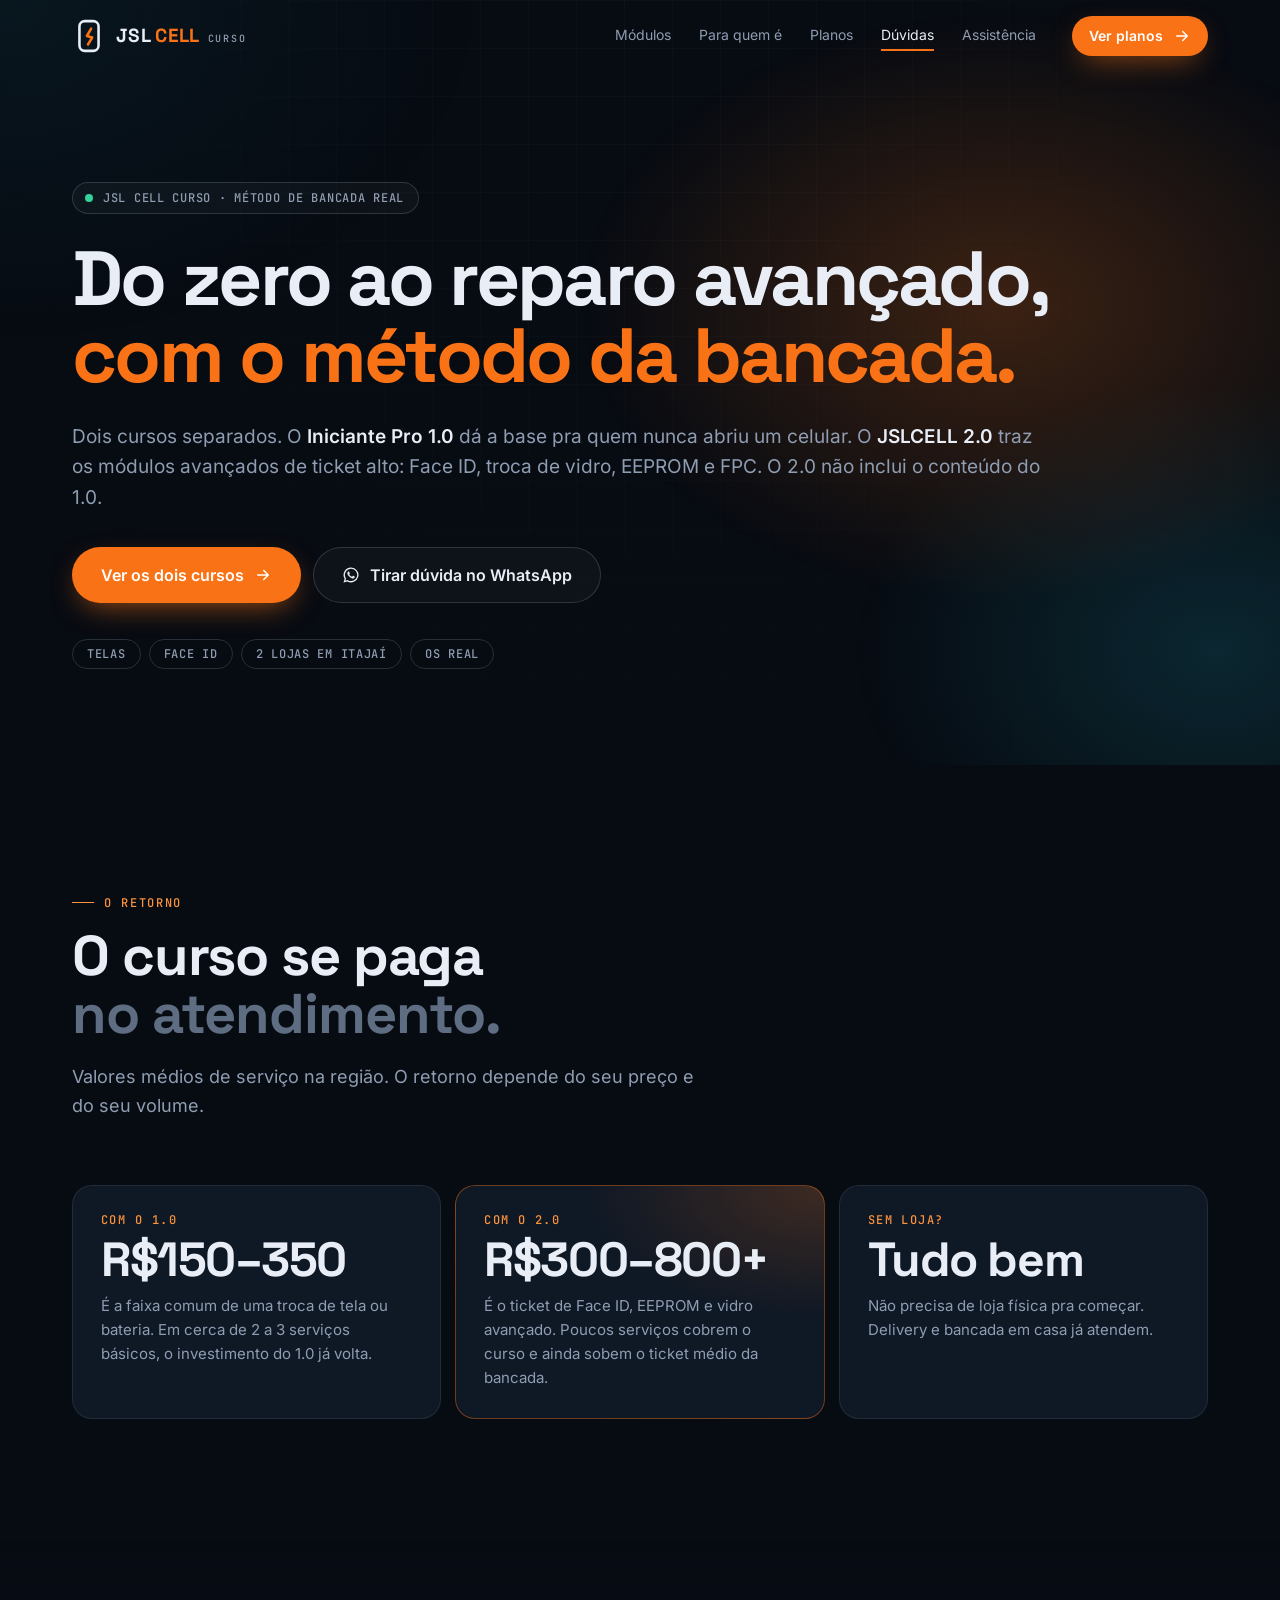
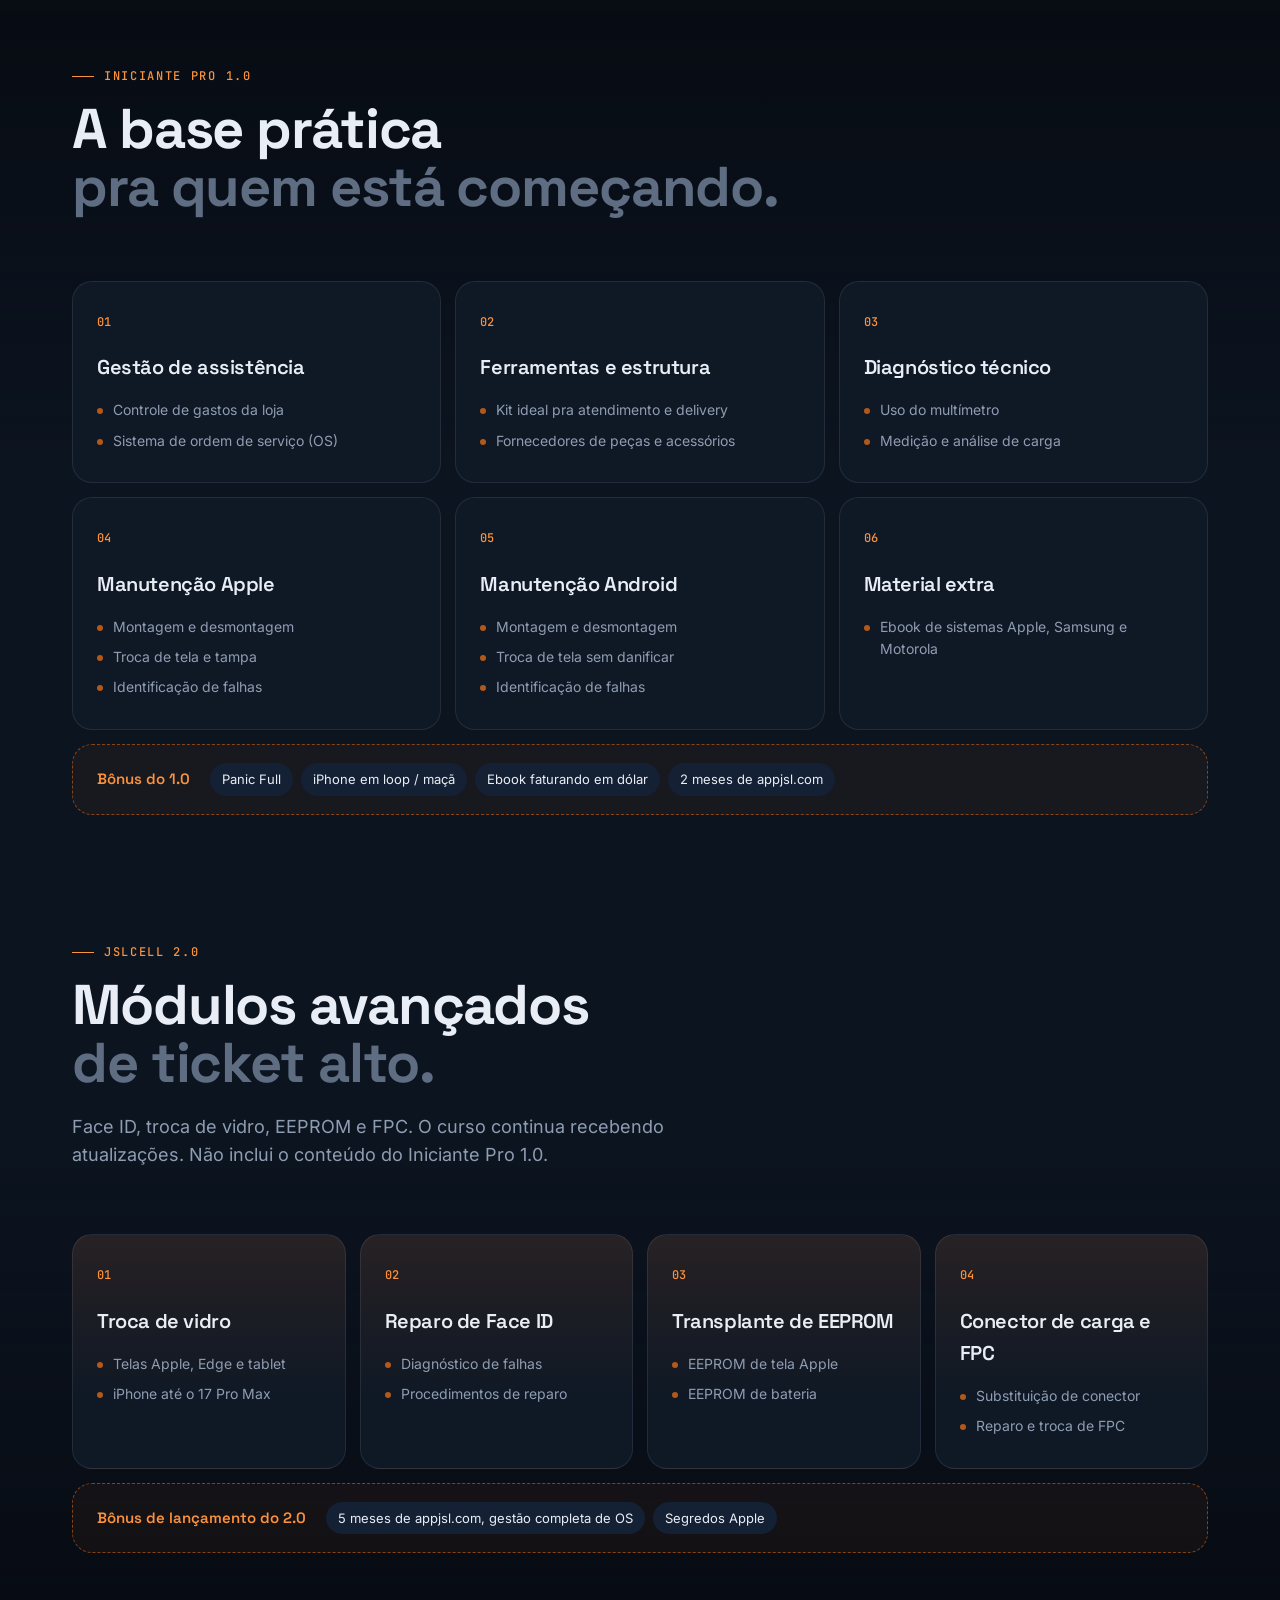
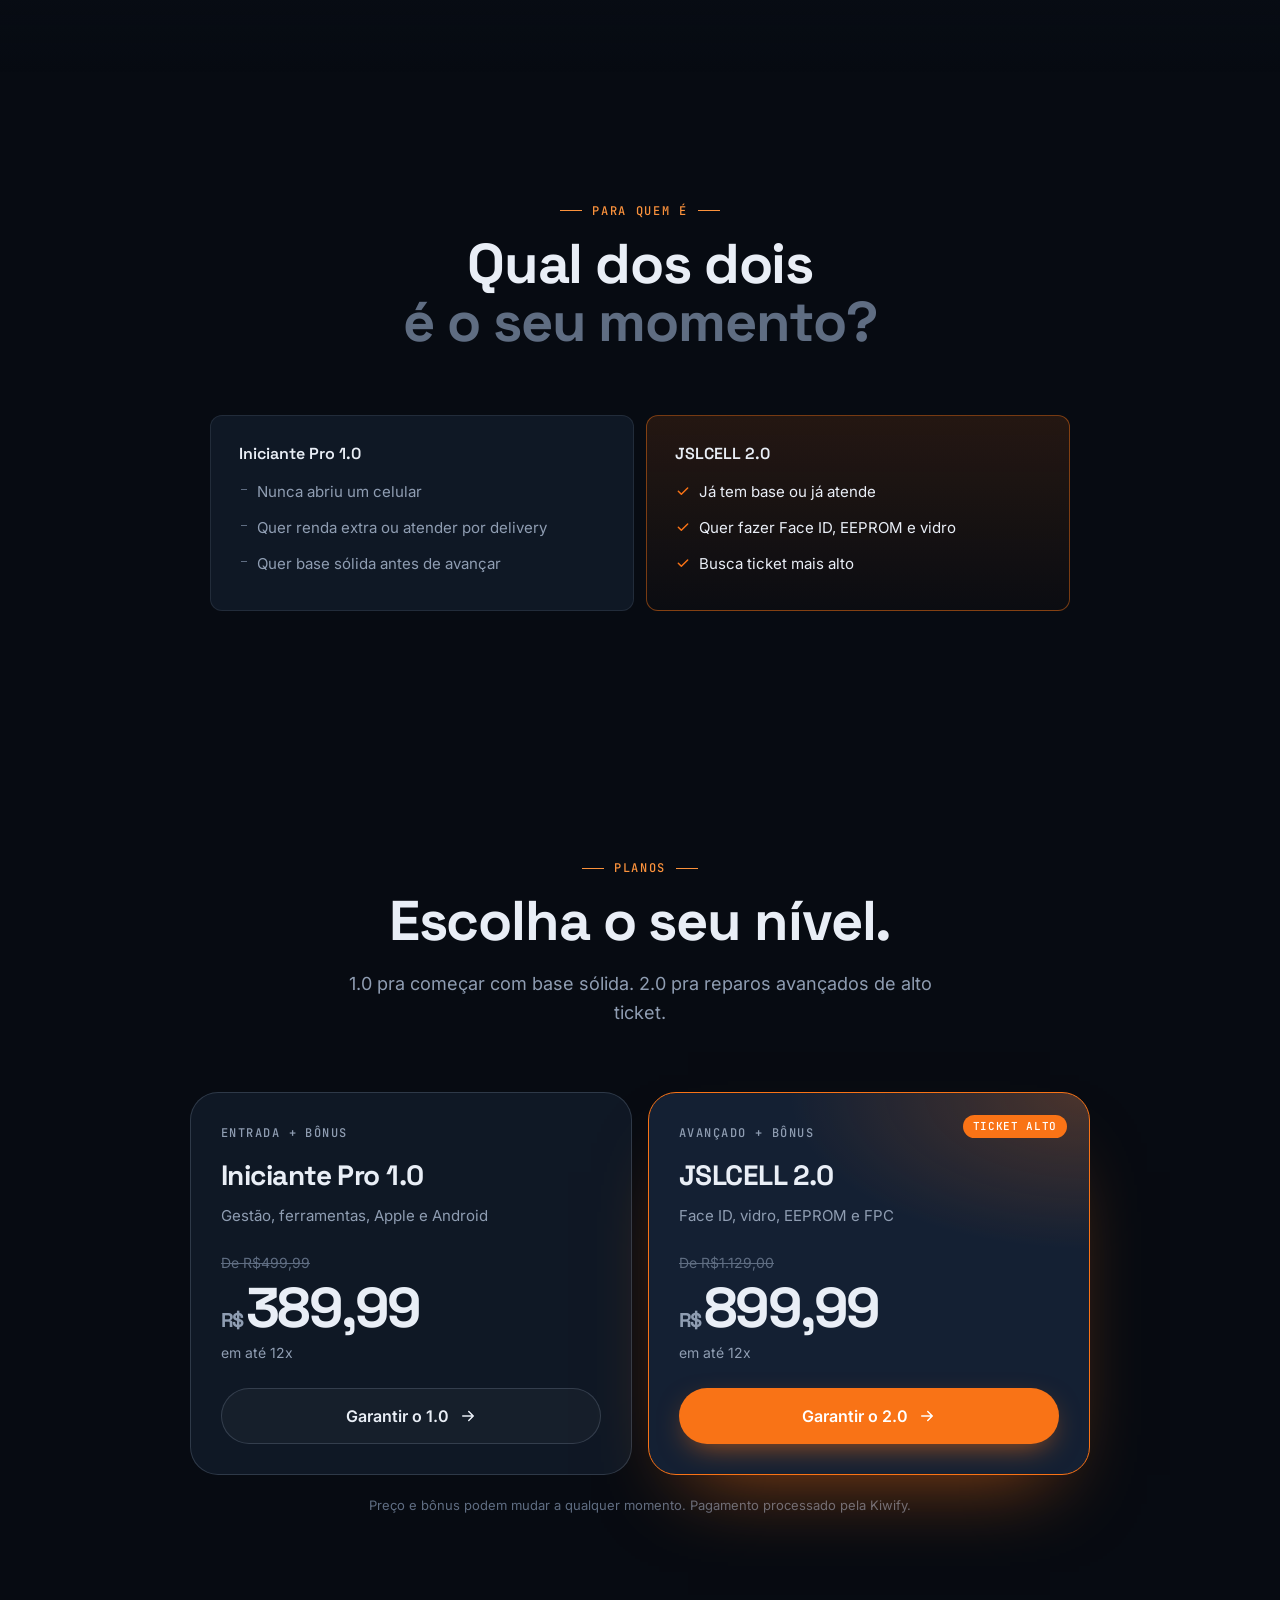
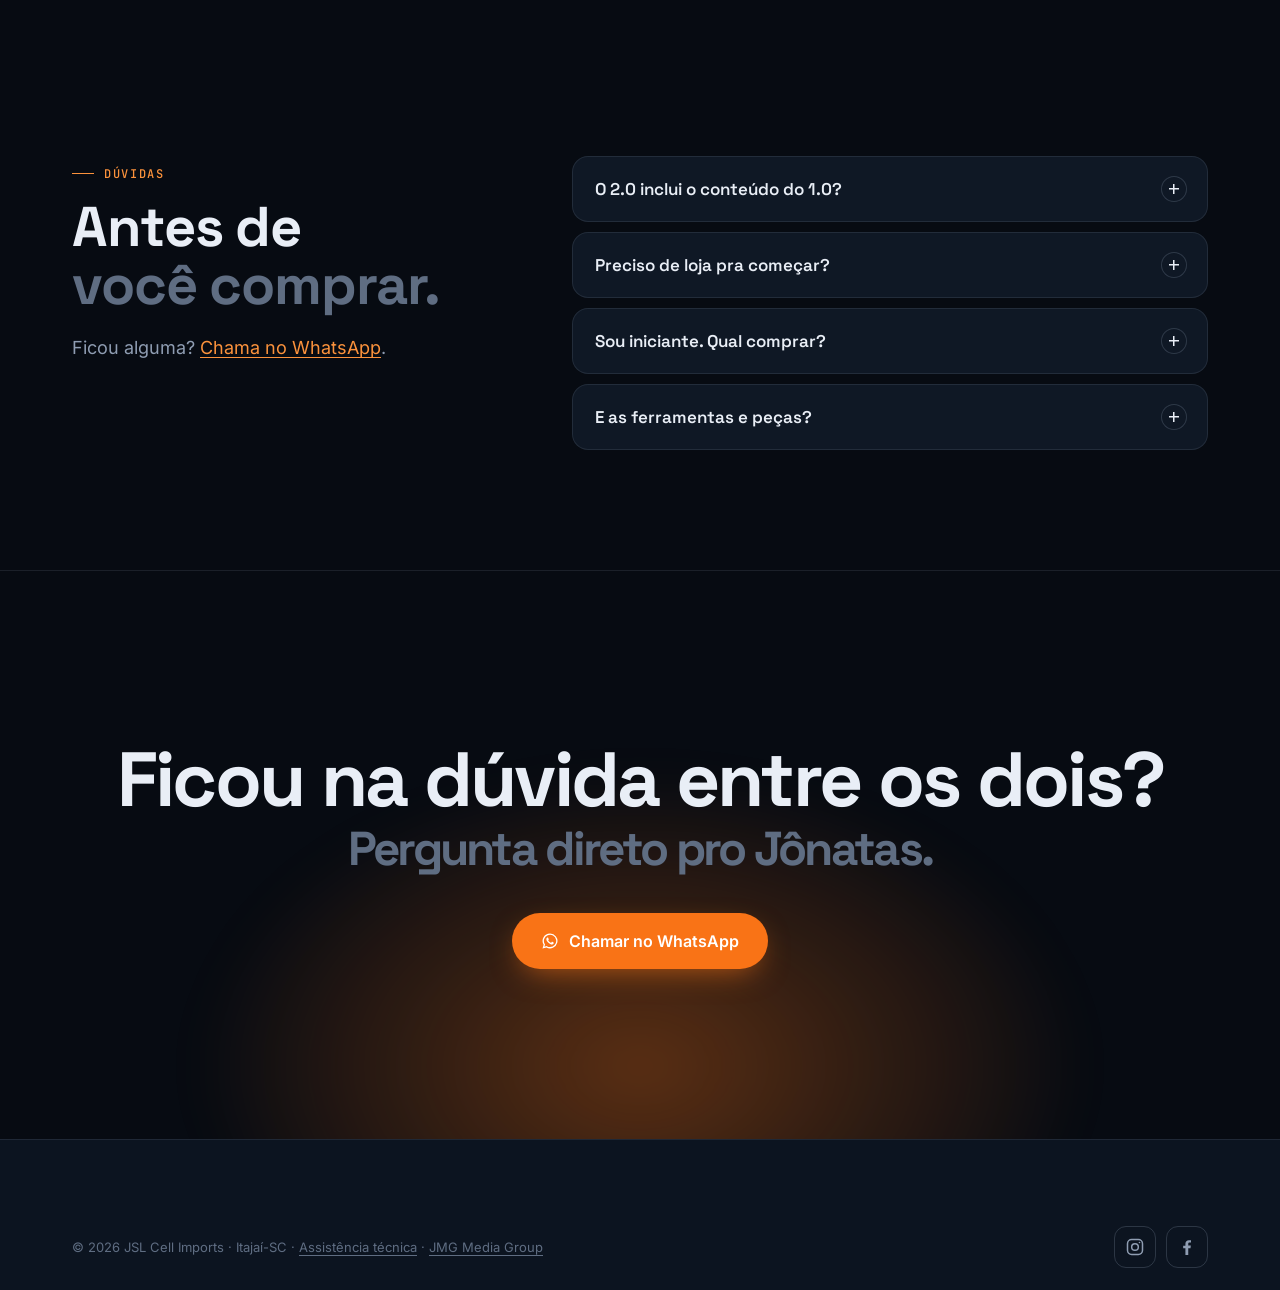
<file: curso.html>
<!doctype html>
<html lang="pt-BR" class="no-js">
<head>
  <meta charset="utf-8">
  <meta name="viewport" content="width=device-width, initial-scale=1, viewport-fit=cover">
  <title>Curso de Manutenção de Celular | Iniciante Pro 1.0 e JSLCELL 2.0 | JSL Cell</title>
  <meta name="description" content="Aprenda manutenção de celular com o método de bancada da JSL Cell. Iniciante Pro 1.0 para começar do zero e JSLCELL 2.0 com Face ID, troca de vidro, EEPROM e FPC.">
  <link rel="canonical" href="https://www.jslcell.com/curso">
  <meta name="robots" content="index, follow, max-image-preview:large">
  <meta name="theme-color" content="#070B12">
  <meta property="og:type" content="website">
  <meta property="og:locale" content="pt_BR">
  <meta property="og:site_name" content="JSL Cell Imports">
  <meta property="og:title" content="Curso de manutenção de celular · JSL Cell">
  <meta property="og:description" content="Do zero ao reparo avançado com o método da bancada. Iniciante Pro 1.0 e JSLCELL 2.0.">
  <meta property="og:url" content="https://www.jslcell.com/curso">
  <meta property="og:image" content="https://www.jslcell.com/og.png">
  <meta name="twitter:card" content="summary_large_image">
  <meta name="twitter:image" content="https://www.jslcell.com/og.png">
  <link rel="icon" href="/favicon.svg" type="image/svg+xml">
  <link rel="apple-touch-icon" href="/apple-touch-icon.png">
  <script>document.documentElement.classList.remove("no-js")</script>
  <link rel="preload" href="/assets/fonts/space-grotesk-latin-wght-normal.woff2" as="font" type="font/woff2" crossorigin>
  <link rel="preload" href="/assets/fonts/inter-latin-wght-normal.woff2" as="font" type="font/woff2" crossorigin>
  <link rel="stylesheet" href="/assets/css/style.css">
  <script type="application/ld+json">
  {
    "@context": "https://schema.org",
    "@graph": [
      {
        "@type": "Course",
        "@id": "https://www.jslcell.com/curso#iniciante-pro",
        "name": "Iniciante Pro 1.0: manutenção de celular do zero",
        "description": "Gestão de assistência, ferramentas e estrutura, diagnóstico técnico com multímetro, manutenção Apple e Android na prática.",
        "inLanguage": "pt-BR",
        "provider": { "@type": "Organization", "name": "JSL Cell Imports", "sameAs": "https://www.jslcell.com/" },
        "offers": { "@type": "Offer", "price": "389.99", "priceCurrency": "BRL", "category": "Paid", "url": "https://pay.kiwify.com.br/egAdLhY" }
      },
      {
        "@type": "Course",
        "@id": "https://www.jslcell.com/curso#jslcell-2",
        "name": "JSLCELL 2.0: reparos avançados de celular",
        "description": "Troca de vidro (Apple, Edge e tablet), reparo de Face ID, transplante de EEPROM e troca de conector e FPC.",
        "inLanguage": "pt-BR",
        "provider": { "@type": "Organization", "name": "JSL Cell Imports", "sameAs": "https://www.jslcell.com/" },
        "offers": { "@type": "Offer", "price": "899.99", "priceCurrency": "BRL", "category": "Paid", "url": "https://pay.kiwify.com.br/mGy0LGH" }
      },
      {
        "@type": "FAQPage",
        "mainEntity": [
          { "@type": "Question", "name": "O JSLCELL 2.0 inclui o conteúdo do Iniciante Pro 1.0?", "acceptedAnswer": { "@type": "Answer", "text": "Não. São cursos separados. O 1.0 é a base para iniciantes e o 2.0 é avançado, com Face ID, EEPROM, troca de vidro e FPC." } },
          { "@type": "Question", "name": "Preciso ter loja para começar?", "acceptedAnswer": { "@type": "Answer", "text": "Não. Delivery e bancada em casa já atendem para começar." } },
          { "@type": "Question", "name": "Sou iniciante. Qual curso comprar?", "acceptedAnswer": { "@type": "Answer", "text": "O Iniciante Pro 1.0, feito para quem nunca abriu um celular." } }
        ]
      }
    ]
  }
  </script>
</head>
<body class="sub">
  <a class="skip" href="#conteudo">Pular para o conteúdo</a>
  <svg width="0" height="0" style="position:absolute" aria-hidden="true">
    <defs>
      <symbol id="i-wa" viewBox="0 0 24 24"><path fill="currentColor" d="M12.04 2a9.9 9.9 0 0 0-8.5 14.98L2 22l5.16-1.5A9.9 9.9 0 1 0 12.04 2Zm0 18.1a8.2 8.2 0 0 1-4.18-1.14l-.3-.18-3.06.89.9-2.98-.2-.31a8.2 8.2 0 1 1 6.84 3.72Zm4.5-6.14c-.25-.12-1.46-.72-1.69-.8-.23-.08-.39-.12-.55.12-.16.25-.63.8-.78.96-.14.16-.29.18-.53.06a6.7 6.7 0 0 1-3.32-2.9c-.25-.43.25-.4.72-1.33.08-.16.04-.3-.02-.43l-.75-1.8c-.2-.47-.4-.4-.55-.41h-.47a.9.9 0 0 0-.65.3 2.73 2.73 0 0 0-.85 2.03 4.74 4.74 0 0 0 1 2.52 10.85 10.85 0 0 0 4.15 3.67c1.55.67 2.15.73 2.93.61.47-.07 1.46-.6 1.66-1.18.2-.57.2-1.07.14-1.17-.06-.1-.22-.16-.46-.28Z"/></symbol>
      <symbol id="i-arrow" viewBox="0 0 24 24"><path fill="none" stroke="currentColor" stroke-width="2" stroke-linecap="round" stroke-linejoin="round" d="M5 12h14M13 6l6 6-6 6"/></symbol>
      <symbol id="i-check" viewBox="0 0 24 24"><path fill="none" stroke="currentColor" stroke-width="2.2" stroke-linecap="round" stroke-linejoin="round" d="m5 12.5 4.5 4.5L19 7.5"/></symbol>
      <symbol id="i-ig" viewBox="0 0 24 24"><g fill="none" stroke="currentColor" stroke-width="1.8"><rect x="3" y="3" width="18" height="18" rx="5"/><circle cx="12" cy="12" r="4"/><circle cx="17.4" cy="6.6" r="1" fill="currentColor" stroke="none"/></g></symbol>
      <symbol id="i-fb" viewBox="0 0 24 24"><path fill="currentColor" d="M13.5 21.5v-8h2.7l.4-3.2h-3.1V8.3c0-.9.3-1.6 1.6-1.6h1.7V3.9a22 22 0 0 0-2.5-.1c-2.5 0-4.2 1.5-4.2 4.3v2.3H7.4v3.2h2.7v8h3.4Z"/></symbol>
    </defs>
  </svg>

  <header class="header" id="topo">
    <div class="container header__in">
      <a href="/" class="brand" aria-label="JSL Cell Imports, página inicial">
        <span class="brand__mark" aria-hidden="true"><svg viewBox="0 0 32 32"><rect x="7" y="2" width="18" height="28" rx="5" fill="none" stroke="currentColor" stroke-width="2.4"/><path d="m18 9-4 7 5 1.5-4 6.5" fill="none" stroke="#F97316" stroke-width="2.4" stroke-linecap="round" stroke-linejoin="round"/></svg></span>
        <span class="brand__name">JSL <b>CELL</b><small>CURSO</small></span>
      </a>
      <nav class="nav" id="nav" aria-label="Principal">
        <a href="#modulos">Módulos</a>
        <a href="#para-quem">Para quem é</a>
        <a href="#planos">Planos</a>
        <a href="#duvidas">Dúvidas</a>
        <a href="/">Assistência</a>
      </nav>
      <a class="btn btn--sm btn--primary header__cta" href="#planos"><span>Ver planos</span><svg class="ico"><use href="#i-arrow"/></svg></a>
      <button class="burger" aria-label="Abrir menu" aria-expanded="false" aria-controls="nav"><span></span><span></span></button>
    </div>
  </header>

  <main id="conteudo">
    <section class="phero">
      <div class="hero__bg" aria-hidden="true"></div>
      <div class="container phero__in">
        <p class="eyebrow" data-reveal><span class="dot dot--live"></span>JSL Cell Curso · método de bancada real</p>
        <h1 class="phero__title" data-reveal style="--i:1">Do zero ao reparo avançado, <span>com o método da bancada.</span></h1>
        <p class="hero__lead" data-reveal style="--i:2">Dois cursos separados. O <b>Iniciante Pro 1.0</b> dá a base pra quem nunca abriu um celular. O <b>JSLCELL 2.0</b> traz os módulos avançados de ticket alto: Face ID, troca de vidro, EEPROM e FPC. O 2.0 não inclui o conteúdo do 1.0.</p>
        <div class="hero__ctas" data-reveal style="--i:3">
          <a class="btn btn--primary btn--lg" href="#planos"><span>Ver os dois cursos</span><svg class="ico"><use href="#i-arrow"/></svg></a>
          <a class="btn btn--ghost btn--lg" href="https://wa.me/5547988081723?text=Ol%C3%A1!%20Vi%20a%20p%C3%A1gina%20do%20curso%20e%20tenho%20uma%20d%C3%BAvida%20antes%20de%20comprar.%20Pode%20me%20ajudar%3F" target="_blank" rel="noopener" data-track="wa_curso_hero"><svg class="ico"><use href="#i-wa"/></svg><span>Tirar dúvida no WhatsApp</span></a>
        </div>
        <ul class="tagrow" data-reveal style="--i:4">
          <li>Telas</li><li>Face ID</li><li>2 lojas em Itajaí</li><li>OS real</li>
        </ul>
      </div>
    </section>

    <section class="section">
      <div class="container">
        <div class="section__head">
          <p class="label" data-reveal>O retorno</p>
          <h2 class="h2" data-reveal style="--i:1">O curso se paga<br><span class="muted">no atendimento.</span></h2>
          <p class="lead" data-reveal style="--i:2">Valores médios de serviço na região. O retorno depende do seu preço e do seu volume.</p>
        </div>
        <div class="roi">
          <div class="roi__card" data-reveal>
            <p class="roi__k">Com o 1.0</p>
            <p class="roi__v">R$150–350</p>
            <p>É a faixa comum de uma troca de tela ou bateria. Em cerca de 2 a 3 serviços básicos, o investimento do 1.0 já volta.</p>
          </div>
          <div class="roi__card roi__card--hi" data-reveal style="--i:1">
            <p class="roi__k">Com o 2.0</p>
            <p class="roi__v">R$300–800+</p>
            <p>É o ticket de Face ID, EEPROM e vidro avançado. Poucos serviços cobrem o curso e ainda sobem o ticket médio da bancada.</p>
          </div>
          <div class="roi__card" data-reveal style="--i:2">
            <p class="roi__k">Sem loja?</p>
            <p class="roi__v">Tudo bem</p>
            <p>Não precisa de loja física pra começar. Delivery e bancada em casa já atendem.</p>
          </div>
        </div>
      </div>
    </section>

    <section class="section servicos" id="modulos">
      <div class="container">
        <div class="section__head">
          <p class="label" data-reveal>Iniciante Pro 1.0</p>
          <h2 class="h2" data-reveal style="--i:1">A base prática<br><span class="muted">pra quem está começando.</span></h2>
        </div>
        <div class="mods">
          <article class="mod" data-reveal><span class="mod__n">01</span><h3>Gestão de assistência</h3><ul><li>Controle de gastos da loja</li><li>Sistema de ordem de serviço (OS)</li></ul></article>
          <article class="mod" data-reveal style="--i:1"><span class="mod__n">02</span><h3>Ferramentas e estrutura</h3><ul><li>Kit ideal pra atendimento e delivery</li><li>Fornecedores de peças e acessórios</li></ul></article>
          <article class="mod" data-reveal style="--i:2"><span class="mod__n">03</span><h3>Diagnóstico técnico</h3><ul><li>Uso do multímetro</li><li>Medição e análise de carga</li></ul></article>
          <article class="mod" data-reveal><span class="mod__n">04</span><h3>Manutenção Apple</h3><ul><li>Montagem e desmontagem</li><li>Troca de tela e tampa</li><li>Identificação de falhas</li></ul></article>
          <article class="mod" data-reveal style="--i:1"><span class="mod__n">05</span><h3>Manutenção Android</h3><ul><li>Montagem e desmontagem</li><li>Troca de tela sem danificar</li><li>Identificação de falhas</li></ul></article>
          <article class="mod" data-reveal style="--i:2"><span class="mod__n">06</span><h3>Material extra</h3><ul><li>Ebook de sistemas Apple, Samsung e Motorola</li></ul></article>
        </div>
        <div class="bonus" data-reveal>
          <p class="bonus__t">Bônus do 1.0</p>
          <ul><li>Panic Full</li><li>iPhone em loop / maçã</li><li>Ebook faturando em dólar</li><li>2 meses de appjsl.com</li></ul>
        </div>

        <div class="section__head section__head--gap">
          <p class="label" data-reveal>JSLCELL 2.0</p>
          <h2 class="h2" data-reveal style="--i:1">Módulos avançados<br><span class="muted">de ticket alto.</span></h2>
          <p class="lead" data-reveal style="--i:2">Face ID, troca de vidro, EEPROM e FPC. O curso continua recebendo atualizações. Não inclui o conteúdo do Iniciante Pro 1.0.</p>
        </div>
        <div class="mods mods--4">
          <article class="mod mod--hi" data-reveal><span class="mod__n">01</span><h3>Troca de vidro</h3><ul><li>Telas Apple, Edge e tablet</li><li>iPhone até o 17 Pro Max</li></ul></article>
          <article class="mod mod--hi" data-reveal style="--i:1"><span class="mod__n">02</span><h3>Reparo de Face ID</h3><ul><li>Diagnóstico de falhas</li><li>Procedimentos de reparo</li></ul></article>
          <article class="mod mod--hi" data-reveal style="--i:2"><span class="mod__n">03</span><h3>Transplante de EEPROM</h3><ul><li>EEPROM de tela Apple</li><li>EEPROM de bateria</li></ul></article>
          <article class="mod mod--hi" data-reveal style="--i:3"><span class="mod__n">04</span><h3>Conector de carga e FPC</h3><ul><li>Substituição de conector</li><li>Reparo e troca de FPC</li></ul></article>
        </div>
        <div class="bonus" data-reveal>
          <p class="bonus__t">Bônus de lançamento do 2.0</p>
          <ul><li>5 meses de appjsl.com, gestão completa de OS</li><li>Segredos Apple</li></ul>
        </div>
      </div>
    </section>

    <section class="section" id="para-quem">
      <div class="container">
        <div class="section__head section__head--center">
          <p class="label" data-reveal>Para quem é</p>
          <h2 class="h2" data-reveal style="--i:1">Qual dos dois<br><span class="muted">é o seu momento?</span></h2>
        </div>
        <div class="compare compare--wide" data-reveal>
          <div class="compare__col">
            <p class="compare__title">Iniciante Pro 1.0</p>
            <ul><li>Nunca abriu um celular</li><li>Quer renda extra ou atender por delivery</li><li>Quer base sólida antes de avançar</li></ul>
          </div>
          <div class="compare__col compare__col--hi">
            <p class="compare__title">JSLCELL 2.0</p>
            <ul><li><svg class="ico"><use href="#i-check"/></svg>Já tem base ou já atende</li><li><svg class="ico"><use href="#i-check"/></svg>Quer fazer Face ID, EEPROM e vidro</li><li><svg class="ico"><use href="#i-check"/></svg>Busca ticket mais alto</li></ul>
          </div>
        </div>
      </div>
    </section>

    <section class="section" id="planos">
      <div class="container">
        <div class="section__head section__head--center">
          <p class="label" data-reveal>Planos</p>
          <h2 class="h2" data-reveal style="--i:1">Escolha o seu nível.</h2>
          <p class="lead" data-reveal style="--i:2">1.0 pra começar com base sólida. 2.0 pra reparos avançados de alto ticket.</p>
        </div>
        <div class="plans">
          <article class="plan" data-reveal>
            <p class="plan__k">Entrada + bônus</p>
            <h3>Iniciante Pro 1.0</h3>
            <p class="plan__d">Gestão, ferramentas, Apple e Android</p>
            <p class="plan__old">De R$499,99</p>
            <p class="plan__price"><small>R$</small>389,99</p>
            <p class="plan__inst">em até 12x</p>
            <a class="btn btn--ghost btn--lg btn--block" href="https://pay.kiwify.com.br/egAdLhY" target="_blank" rel="noopener" data-track="checkout_1">Garantir o 1.0 <svg class="ico"><use href="#i-arrow"/></svg></a>
          </article>
          <article class="plan plan--hi" data-reveal style="--i:1">
            <span class="card__tag">Ticket alto</span>
            <p class="plan__k">Avançado + bônus</p>
            <h3>JSLCELL 2.0</h3>
            <p class="plan__d">Face ID, vidro, EEPROM e FPC</p>
            <p class="plan__old">De R$1.129,00</p>
            <p class="plan__price"><small>R$</small>899,99</p>
            <p class="plan__inst">em até 12x</p>
            <a class="btn btn--primary btn--lg btn--block" href="https://pay.kiwify.com.br/mGy0LGH" target="_blank" rel="noopener" data-track="checkout_2">Garantir o 2.0 <svg class="ico"><use href="#i-arrow"/></svg></a>
          </article>
        </div>
        <p class="plans__note" data-reveal>Preço e bônus podem mudar a qualquer momento. Pagamento processado pela Kiwify.</p>
      </div>
    </section>

    <section class="section faq" id="duvidas">
      <div class="container faq__grid">
        <div class="section__head">
          <p class="label" data-reveal>Dúvidas</p>
          <h2 class="h2" data-reveal style="--i:1">Antes de<br><span class="muted">você comprar.</span></h2>
          <p class="lead" data-reveal style="--i:2">Ficou alguma? <a href="https://wa.me/5547988081723?text=Ol%C3%A1!%20Vi%20a%20p%C3%A1gina%20do%20curso%20e%20tenho%20uma%20d%C3%BAvida%20antes%20de%20comprar.%20Pode%20me%20ajudar%3F" target="_blank" rel="noopener">Chama no WhatsApp</a>.</p>
        </div>
        <div class="faq__list">
          <details data-reveal><summary>O 2.0 inclui o conteúdo do 1.0?</summary><p>Não. São cursos separados. O 1.0 é a base pra iniciante. O 2.0 é avançado: Face ID, EEPROM, vidro e FPC. Escolha conforme o seu nível.</p></details>
          <details data-reveal><summary>Preciso de loja pra começar?</summary><p>Não. Delivery e bancada em casa já atendem.</p></details>
          <details data-reveal><summary>Sou iniciante. Qual comprar?</summary><p>O Iniciante Pro 1.0, feito pra quem nunca abriu um celular. Depois, se quiser subir o ticket, o 2.0 é o próximo passo.</p></details>
          <details data-reveal><summary>E as ferramentas e peças?</summary><p>O módulo de ferramentas e estrutura do 1.0 mostra o kit ideal pra atendimento e delivery e os fornecedores de peças e acessórios.</p></details>
        </div>
      </div>
    </section>

    <section class="final">
      <div class="final__glow" aria-hidden="true"></div>
      <div class="container final__in">
        <h2 class="final__title" data-reveal>Ficou na dúvida entre os dois?<span>Pergunta direto pro Jônatas.</span></h2>
        <div class="final__ctas" data-reveal style="--i:1">
          <a class="btn btn--primary btn--lg" href="https://wa.me/5547988081723?text=Ol%C3%A1!%20Vi%20a%20p%C3%A1gina%20do%20curso%20e%20tenho%20uma%20d%C3%BAvida%20antes%20de%20comprar.%20Pode%20me%20ajudar%3F" target="_blank" rel="noopener" data-track="wa_curso_final"><svg class="ico"><use href="#i-wa"/></svg><span>Chamar no WhatsApp</span></a>
        </div>
      </div>
    </section>
  </main>

  <footer class="footer">
    <div class="container footer__bottom footer__bottom--solo">
      <p>© <span id="year">2026</span> JSL Cell Imports · Itajaí-SC · <a href="/">Assistência técnica</a> · <a href="/jmg">JMG Media Group</a></p>
      <div class="social">
        <a href="https://www.instagram.com/jsl_cell_imports/" target="_blank" rel="noopener" aria-label="Instagram"><svg><use href="#i-ig"/></svg></a>
        <a href="https://www.facebook.com/jslcellimportss/" target="_blank" rel="noopener" aria-label="Facebook"><svg><use href="#i-fb"/></svg></a>
      </div>
    </div>
  </footer>

  <a class="fab" href="https://wa.me/5547988081723?text=Ol%C3%A1!%20Vi%20a%20p%C3%A1gina%20do%20curso%20e%20tenho%20uma%20d%C3%BAvida." target="_blank" rel="noopener" aria-label="Tirar dúvida no WhatsApp" data-track="wa_curso_fab">
    <svg><use href="#i-wa"/></svg><span class="fab__tip">Dúvida sobre o curso?</span>
  </a>
  <script src="/assets/js/main.js" defer></script>
</body>
</html>
</file>
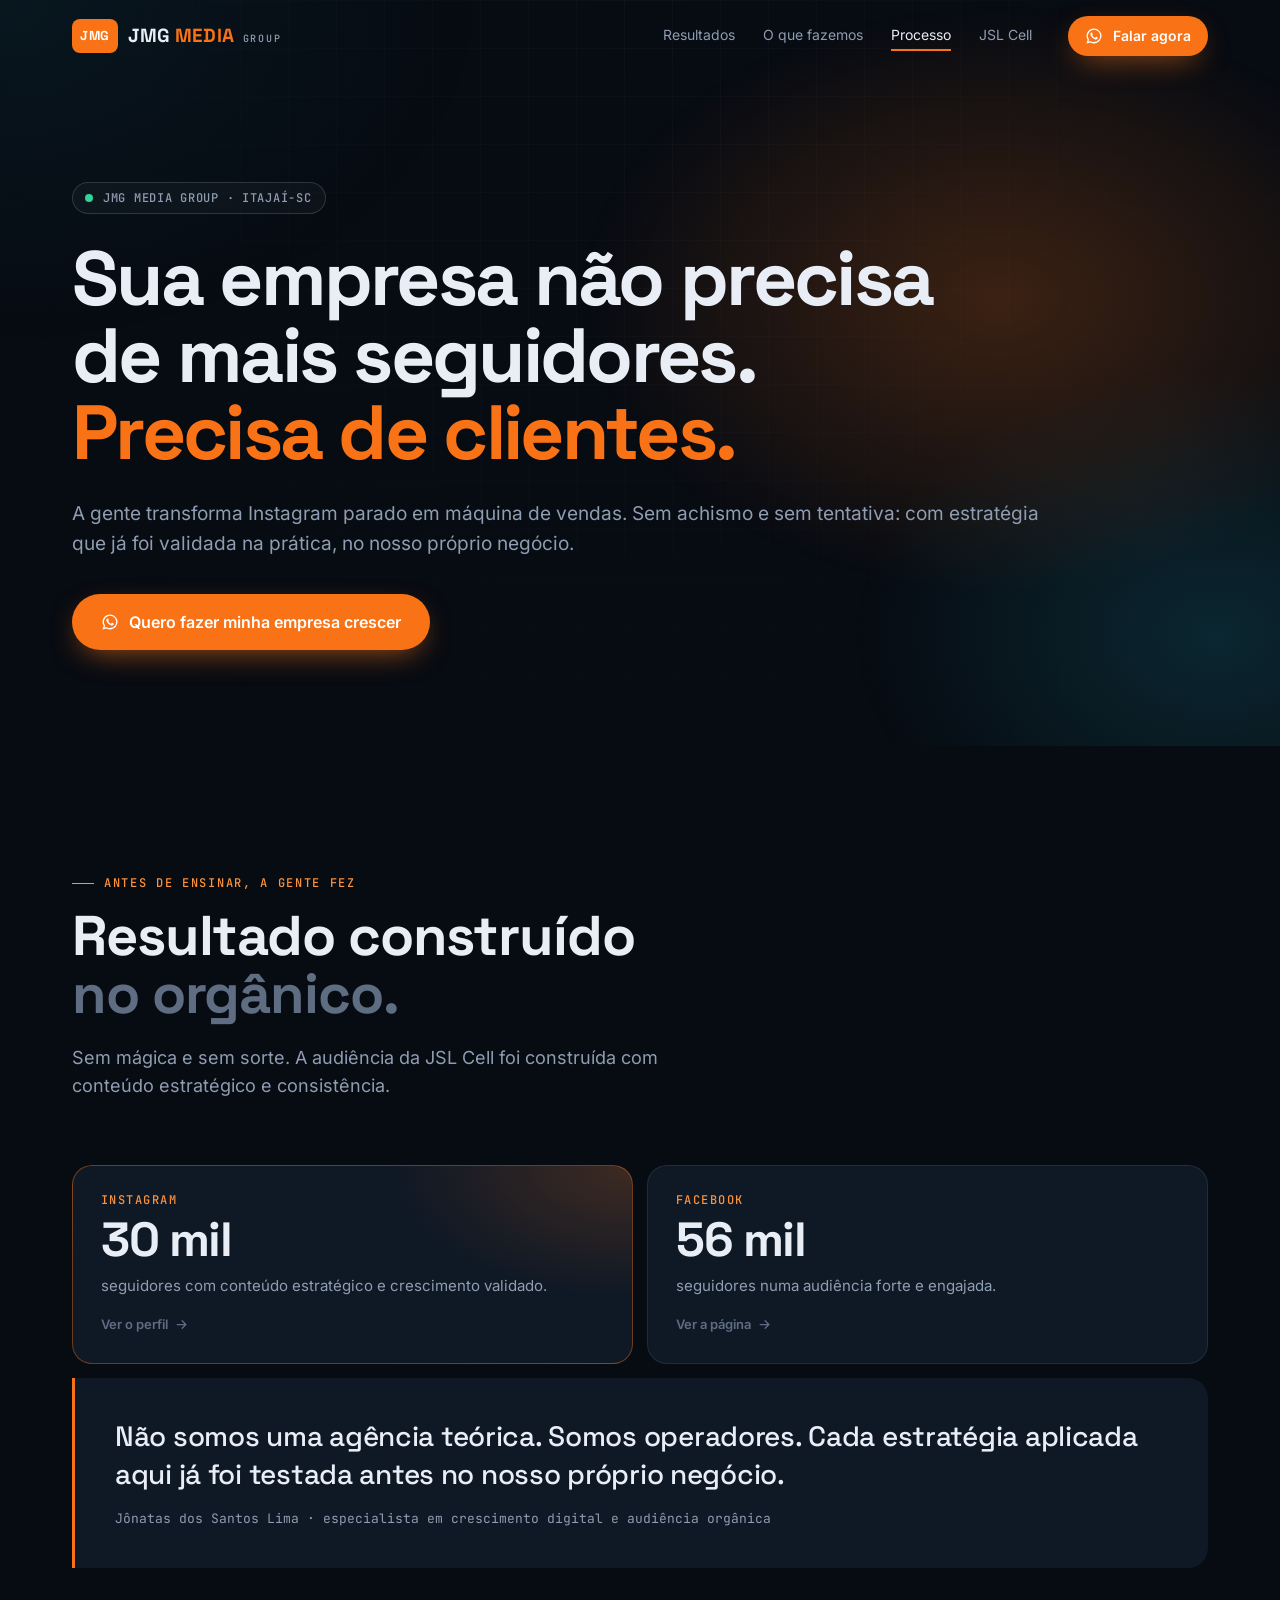
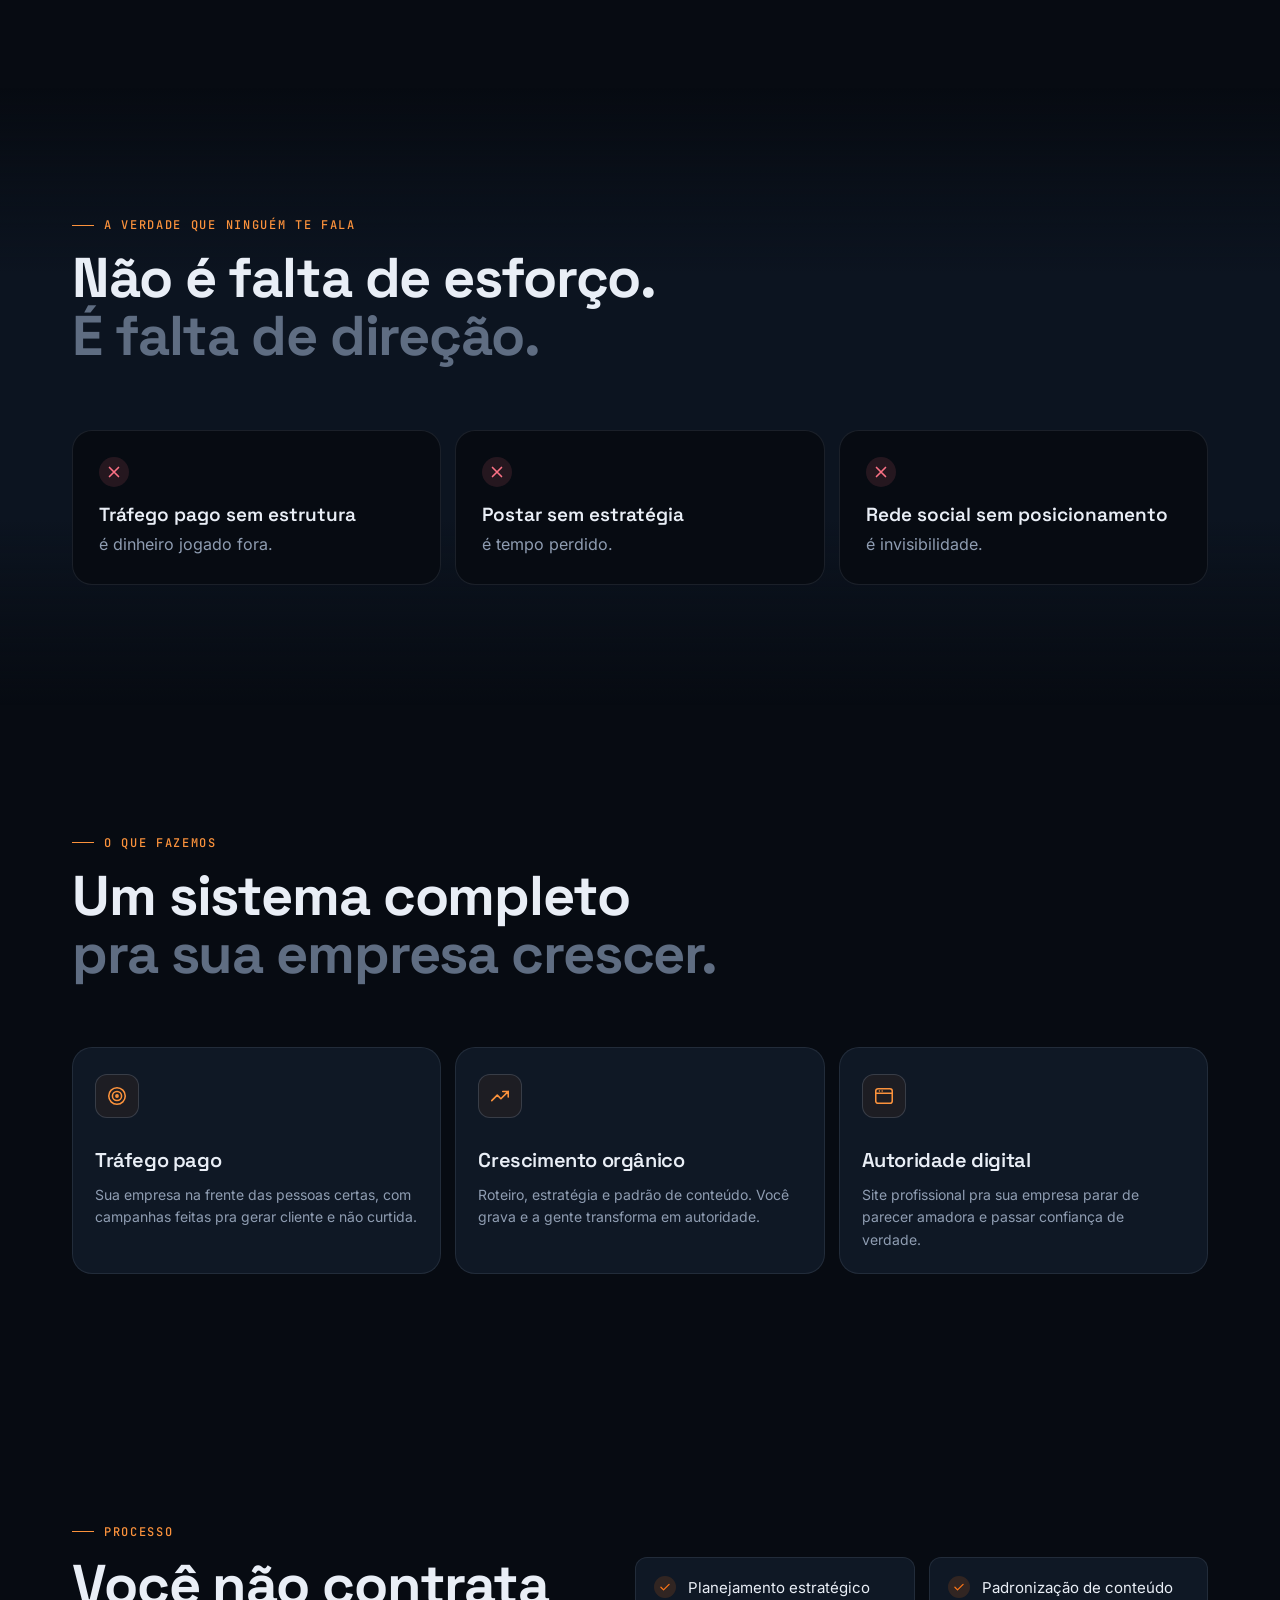
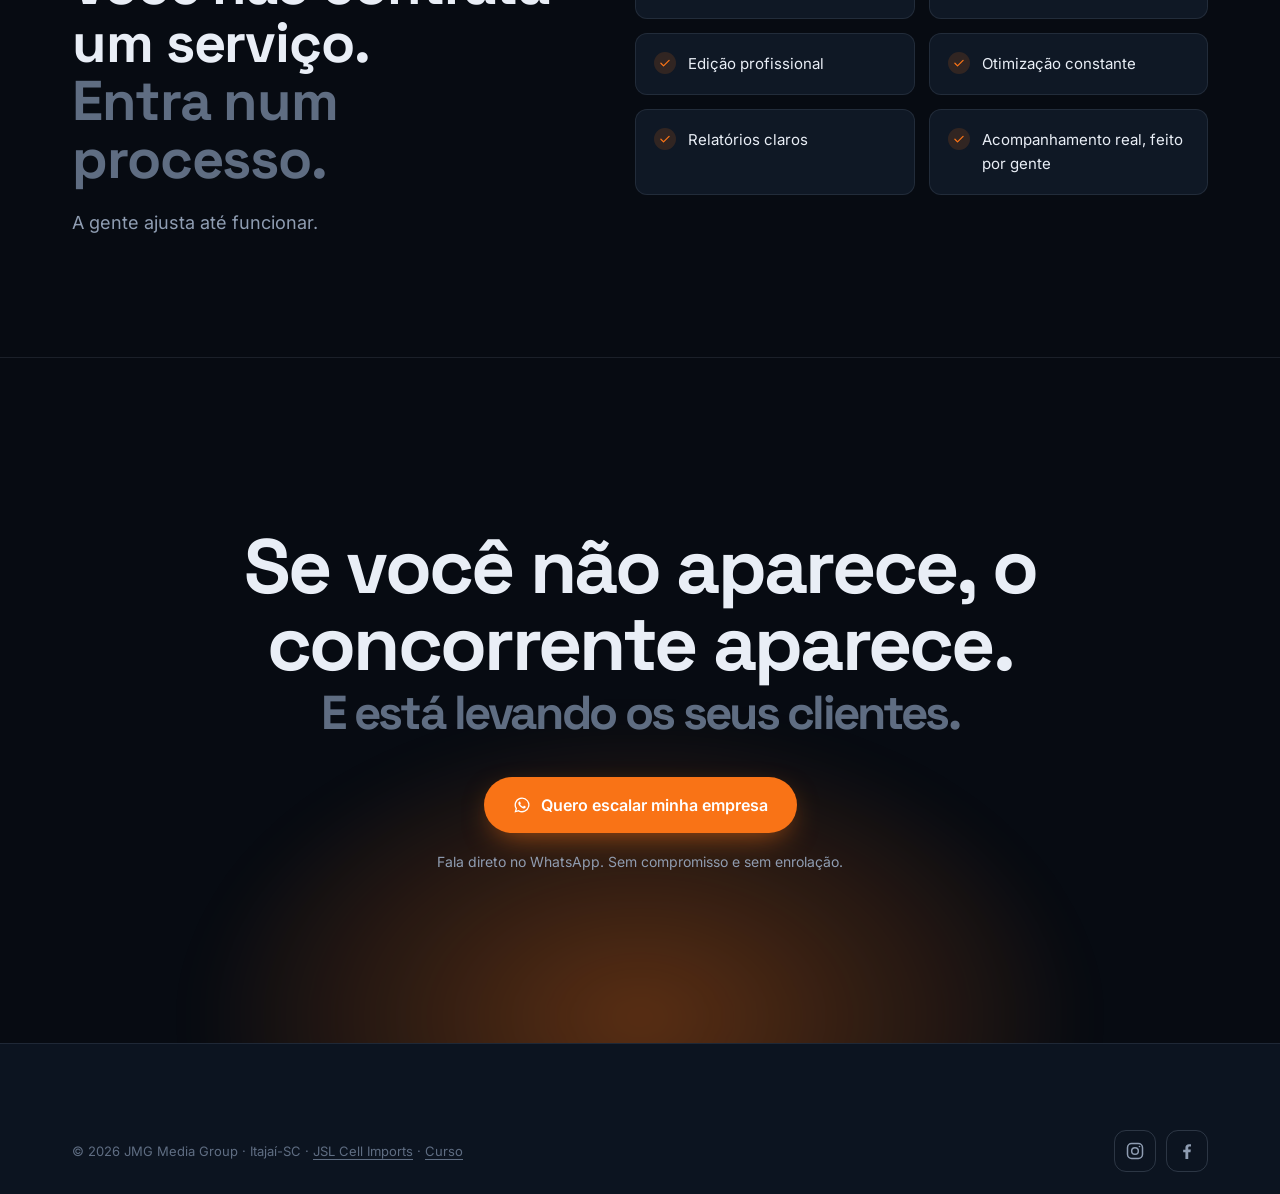
<file: jmg.html>
<!doctype html>
<html lang="pt-BR" class="no-js">
<head>
  <meta charset="utf-8">
  <meta name="viewport" content="width=device-width, initial-scale=1, viewport-fit=cover">
  <title>JMG Media Group | Marketing Digital para Pequenas Empresas em Itajaí</title>
  <meta name="description" content="Agência de marketing digital de Itajaí-SC. Tráfego pago, crescimento orgânico e site profissional para transformar Instagram parado em clientes.">
  <link rel="canonical" href="https://www.jslcell.com/jmg">
  <meta name="robots" content="index, follow, max-image-preview:large">
  <meta name="theme-color" content="#070B12">
  <meta property="og:type" content="website">
  <meta property="og:locale" content="pt_BR">
  <meta property="og:site_name" content="JMG Media Group">
  <meta property="og:title" content="JMG Media Group · Marketing para pequenas empresas">
  <meta property="og:description" content="Sua empresa não precisa de mais seguidores. Precisa de clientes.">
  <meta property="og:url" content="https://www.jslcell.com/jmg">
  <meta property="og:image" content="https://www.jslcell.com/og.png">
  <meta name="twitter:card" content="summary_large_image">
  <link rel="icon" href="/favicon.svg" type="image/svg+xml">
  <link rel="apple-touch-icon" href="/apple-touch-icon.png">
  <script>document.documentElement.classList.remove("no-js")</script>
  <link rel="preload" href="/assets/fonts/space-grotesk-latin-wght-normal.woff2" as="font" type="font/woff2" crossorigin>
  <link rel="preload" href="/assets/fonts/inter-latin-wght-normal.woff2" as="font" type="font/woff2" crossorigin>
  <link rel="stylesheet" href="/assets/css/style.css">
  <script type="application/ld+json">
  {
    "@context": "https://schema.org",
    "@type": "ProfessionalService",
    "name": "JMG Media Group",
    "description": "Agência de marketing digital: tráfego pago, crescimento orgânico e criação de site profissional para pequenas empresas.",
    "url": "https://www.jslcell.com/jmg",
    "telephone": "+55-47-98808-1723",
    "address": { "@type": "PostalAddress", "addressLocality": "Itajaí", "addressRegion": "SC", "addressCountry": "BR" },
    "founder": { "@type": "Person", "name": "Jônatas dos Santos Lima" },
    "parentOrganization": { "@type": "Organization", "name": "JSL Cell Imports", "url": "https://www.jslcell.com/" }
  }
  </script>
</head>
<body class="sub">
  <a class="skip" href="#conteudo">Pular para o conteúdo</a>
  <svg width="0" height="0" style="position:absolute" aria-hidden="true">
    <defs>
      <symbol id="i-wa" viewBox="0 0 24 24"><path fill="currentColor" d="M12.04 2a9.9 9.9 0 0 0-8.5 14.98L2 22l5.16-1.5A9.9 9.9 0 1 0 12.04 2Zm0 18.1a8.2 8.2 0 0 1-4.18-1.14l-.3-.18-3.06.89.9-2.98-.2-.31a8.2 8.2 0 1 1 6.84 3.72Zm4.5-6.14c-.25-.12-1.46-.72-1.69-.8-.23-.08-.39-.12-.55.12-.16.25-.63.8-.78.96-.14.16-.29.18-.53.06a6.7 6.7 0 0 1-3.32-2.9c-.25-.43.25-.4.72-1.33.08-.16.04-.3-.02-.43l-.75-1.8c-.2-.47-.4-.4-.55-.41h-.47a.9.9 0 0 0-.65.3 2.73 2.73 0 0 0-.85 2.03 4.74 4.74 0 0 0 1 2.52 10.85 10.85 0 0 0 4.15 3.67c1.55.67 2.15.73 2.93.61.47-.07 1.46-.6 1.66-1.18.2-.57.2-1.07.14-1.17-.06-.1-.22-.16-.46-.28Z"/></symbol>
      <symbol id="i-arrow" viewBox="0 0 24 24"><path fill="none" stroke="currentColor" stroke-width="2" stroke-linecap="round" stroke-linejoin="round" d="M5 12h14M13 6l6 6-6 6"/></symbol>
      <symbol id="i-check" viewBox="0 0 24 24"><path fill="none" stroke="currentColor" stroke-width="2.2" stroke-linecap="round" stroke-linejoin="round" d="m5 12.5 4.5 4.5L19 7.5"/></symbol>
      <symbol id="i-x" viewBox="0 0 24 24"><path fill="none" stroke="currentColor" stroke-width="2.2" stroke-linecap="round" d="M6 6l12 12M18 6 6 18"/></symbol>
      <symbol id="i-ig" viewBox="0 0 24 24"><g fill="none" stroke="currentColor" stroke-width="1.8"><rect x="3" y="3" width="18" height="18" rx="5"/><circle cx="12" cy="12" r="4"/><circle cx="17.4" cy="6.6" r="1" fill="currentColor" stroke="none"/></g></symbol>
      <symbol id="i-fb" viewBox="0 0 24 24"><path fill="currentColor" d="M13.5 21.5v-8h2.7l.4-3.2h-3.1V8.3c0-.9.3-1.6 1.6-1.6h1.7V3.9a22 22 0 0 0-2.5-.1c-2.5 0-4.2 1.5-4.2 4.3v2.3H7.4v3.2h2.7v8h3.4Z"/></symbol>
      <symbol id="i-target" viewBox="0 0 24 24"><g fill="none" stroke="currentColor" stroke-width="1.7" stroke-linecap="round"><circle cx="12" cy="12" r="9"/><circle cx="12" cy="12" r="5"/><circle cx="12" cy="12" r="1.2" fill="currentColor"/></g></symbol>
      <symbol id="i-grow" viewBox="0 0 24 24"><path fill="none" stroke="currentColor" stroke-width="1.7" stroke-linecap="round" stroke-linejoin="round" d="M3 17l6-6 4 4 8-8M15 7h6v6"/></symbol>
      <symbol id="i-site" viewBox="0 0 24 24"><g fill="none" stroke="currentColor" stroke-width="1.7" stroke-linecap="round" stroke-linejoin="round"><rect x="3" y="4" width="18" height="16" rx="2.5"/><path d="M3 9h18M7 6.5h.01M10 6.5h.01"/></g></symbol>
    </defs>
  </svg>

  <header class="header" id="topo">
    <div class="container header__in">
      <a href="/jmg" class="brand" aria-label="JMG Media Group">
        <span class="brand__mark brand__mark--txt" aria-hidden="true">JMG</span>
        <span class="brand__name">JMG <b>MEDIA</b><small>GROUP</small></span>
      </a>
      <nav class="nav" id="nav" aria-label="Principal">
        <a href="#prova">Resultados</a>
        <a href="#servicos">O que fazemos</a>
        <a href="#processo">Processo</a>
        <a href="/">JSL Cell</a>
      </nav>
      <a class="btn btn--sm btn--primary header__cta" href="https://wa.me/5547988081723?text=Ol%C3%A1%2C%20vim%20pelo%20site%20da%20JMG%20Media%20Group%20e%20quero%20mais%20informa%C3%A7%C3%B5es%20sobre%20crescimento%20da%20minha%20empresa." target="_blank" rel="noopener" data-track="wa_jmg_header"><svg class="ico"><use href="#i-wa"/></svg><span>Falar agora</span></a>
      <button class="burger" aria-label="Abrir menu" aria-expanded="false" aria-controls="nav"><span></span><span></span></button>
    </div>
  </header>

  <main id="conteudo">
    <section class="phero">
      <div class="hero__bg" aria-hidden="true"></div>
      <div class="container phero__in">
        <p class="eyebrow" data-reveal><span class="dot dot--live"></span>JMG Media Group · Itajaí-SC</p>
        <h1 class="phero__title" data-reveal style="--i:1">Sua empresa não precisa de mais seguidores. <span>Precisa de clientes.</span></h1>
        <p class="hero__lead" data-reveal style="--i:2">A gente transforma Instagram parado em máquina de vendas. Sem achismo e sem tentativa: com estratégia que já foi validada na prática, no nosso próprio negócio.</p>
        <div class="hero__ctas" data-reveal style="--i:3">
          <a class="btn btn--primary btn--lg" href="https://wa.me/5547988081723?text=Ol%C3%A1%2C%20vim%20pelo%20site%20da%20JMG%20Media%20Group%20e%20quero%20mais%20informa%C3%A7%C3%B5es%20sobre%20crescimento%20da%20minha%20empresa." target="_blank" rel="noopener" data-track="wa_jmg_hero"><svg class="ico"><use href="#i-wa"/></svg><span>Quero fazer minha empresa crescer</span></a>
        </div>
      </div>
    </section>

    <section class="section" id="prova">
      <div class="container">
        <div class="section__head">
          <p class="label" data-reveal>Antes de ensinar, a gente fez</p>
          <h2 class="h2" data-reveal style="--i:1">Resultado construído<br><span class="muted">no orgânico.</span></h2>
          <p class="lead" data-reveal style="--i:2">Sem mágica e sem sorte. A audiência da JSL Cell foi construída com conteúdo estratégico e consistência.</p>
        </div>
        <div class="roi roi--2">
          <a class="roi__card roi__card--hi" href="https://www.instagram.com/jsl_cell_imports/" target="_blank" rel="noopener" data-reveal>
            <p class="roi__k">Instagram</p>
            <p class="roi__v">30 mil</p>
            <p>seguidores com conteúdo estratégico e crescimento validado.</p>
            <span class="card__go">Ver o perfil <svg class="ico"><use href="#i-arrow"/></svg></span>
          </a>
          <a class="roi__card" href="https://www.facebook.com/jslcellimportss/" target="_blank" rel="noopener" data-reveal style="--i:1">
            <p class="roi__k">Facebook</p>
            <p class="roi__v">56 mil</p>
            <p>seguidores numa audiência forte e engajada.</p>
            <span class="card__go">Ver a página <svg class="ico"><use href="#i-arrow"/></svg></span>
          </a>
        </div>
        <div class="quoteband" data-reveal>
          <p>Não somos uma agência teórica. Somos operadores. Cada estratégia aplicada aqui já foi testada antes no nosso próprio negócio.</p>
          <span>Jônatas dos Santos Lima · especialista em crescimento digital e audiência orgânica</span>
        </div>
      </div>
    </section>

    <section class="section servicos">
      <div class="container">
        <div class="section__head">
          <p class="label" data-reveal>A verdade que ninguém te fala</p>
          <h2 class="h2" data-reveal style="--i:1">Não é falta de esforço.<br><span class="muted">É falta de direção.</span></h2>
        </div>
        <ul class="truths">
          <li data-reveal><svg class="ico"><use href="#i-x"/></svg><b>Tráfego pago sem estrutura</b><span>é dinheiro jogado fora.</span></li>
          <li data-reveal style="--i:1"><svg class="ico"><use href="#i-x"/></svg><b>Postar sem estratégia</b><span>é tempo perdido.</span></li>
          <li data-reveal style="--i:2"><svg class="ico"><use href="#i-x"/></svg><b>Rede social sem posicionamento</b><span>é invisibilidade.</span></li>
        </ul>
      </div>
    </section>

    <section class="section" id="servicos">
      <div class="container">
        <div class="section__head">
          <p class="label" data-reveal>O que fazemos</p>
          <h2 class="h2" data-reveal style="--i:1">Um sistema completo<br><span class="muted">pra sua empresa crescer.</span></h2>
        </div>
        <div class="cards cards--3">
          <article class="card" data-reveal>
            <svg class="card__ico"><use href="#i-target"/></svg>
            <h3>Tráfego pago</h3>
            <p>Sua empresa na frente das pessoas certas, com campanhas feitas pra gerar cliente e não curtida.</p>
          </article>
          <article class="card" data-reveal style="--i:1">
            <svg class="card__ico"><use href="#i-grow"/></svg>
            <h3>Crescimento orgânico</h3>
            <p>Roteiro, estratégia e padrão de conteúdo. Você grava e a gente transforma em autoridade.</p>
          </article>
          <article class="card" data-reveal style="--i:2">
            <svg class="card__ico"><use href="#i-site"/></svg>
            <h3>Autoridade digital</h3>
            <p>Site profissional pra sua empresa parar de parecer amadora e passar confiança de verdade.</p>
          </article>
        </div>
      </div>
    </section>

    <section class="section" id="processo">
      <div class="container sobre__grid">
        <div>
          <p class="label" data-reveal>Processo</p>
          <h2 class="h2" data-reveal style="--i:1">Você não contrata um serviço.<br><span class="muted">Entra num processo.</span></h2>
          <p class="lead" data-reveal style="--i:2">A gente ajusta até funcionar.</p>
        </div>
        <ul class="ticks ticks--grid" data-reveal style="--i:2">
          <li><svg class="ico"><use href="#i-check"/></svg>Planejamento estratégico</li>
          <li><svg class="ico"><use href="#i-check"/></svg>Padronização de conteúdo</li>
          <li><svg class="ico"><use href="#i-check"/></svg>Edição profissional</li>
          <li><svg class="ico"><use href="#i-check"/></svg>Otimização constante</li>
          <li><svg class="ico"><use href="#i-check"/></svg>Relatórios claros</li>
          <li><svg class="ico"><use href="#i-check"/></svg>Acompanhamento real, feito por gente</li>
        </ul>
      </div>
    </section>

    <section class="final">
      <div class="final__glow" aria-hidden="true"></div>
      <div class="container final__in">
        <h2 class="final__title" data-reveal>Se você não aparece, o concorrente aparece.<span>E está levando os seus clientes.</span></h2>
        <div class="final__ctas" data-reveal style="--i:1">
          <a class="btn btn--primary btn--lg" href="https://wa.me/5547988081723?text=Ol%C3%A1%2C%20vim%20pelo%20site%20da%20JMG%20Media%20Group%20e%20quero%20mais%20informa%C3%A7%C3%B5es%20sobre%20crescimento%20da%20minha%20empresa." target="_blank" rel="noopener" data-track="wa_jmg_final"><svg class="ico"><use href="#i-wa"/></svg><span>Quero escalar minha empresa</span></a>
        </div>
        <p class="final__micro" data-reveal style="--i:2">Fala direto no WhatsApp. Sem compromisso e sem enrolação.</p>
      </div>
    </section>
  </main>

  <footer class="footer">
    <div class="container footer__bottom footer__bottom--solo">
      <p>© <span id="year">2026</span> JMG Media Group · Itajaí-SC · <a href="/">JSL Cell Imports</a> · <a href="/curso">Curso</a></p>
      <div class="social">
        <a href="https://www.instagram.com/jsl_cell_imports/" target="_blank" rel="noopener" aria-label="Instagram"><svg><use href="#i-ig"/></svg></a>
        <a href="https://www.facebook.com/jslcellimportss/" target="_blank" rel="noopener" aria-label="Facebook"><svg><use href="#i-fb"/></svg></a>
      </div>
    </div>
  </footer>

  <a class="fab" href="https://wa.me/5547988081723?text=Ol%C3%A1%2C%20vim%20pelo%20site%20da%20JMG%20Media%20Group%20e%20quero%20mais%20informa%C3%A7%C3%B5es%20sobre%20crescimento%20da%20minha%20empresa." target="_blank" rel="noopener" aria-label="Falar com a JMG no WhatsApp" data-track="wa_jmg_fab">
    <svg><use href="#i-wa"/></svg><span class="fab__tip">Falar com a JMG</span>
  </a>
  <script src="/assets/js/main.js" defer></script>
</body>
</html>
</file>
<file: assets/css/style.css>
/* =========================================================
   JSL Cell Imports · site
   Paleta: bancada escura, laranja (calor da solda), ciano (luz do microscópio)
   ========================================================= */

/* Fontes auto-hospedadas (SIL Open Font License) */
@font-face {
  font-family: "Space Grotesk";
  font-style: normal;
  font-display: swap;
  font-weight: 300 700;
  src: url("/assets/fonts/space-grotesk-latin-wght-normal.woff2") format("woff2");
  unicode-range: U+0000-00FF, U+0131, U+0152-0153, U+02BB-02BC, U+02C6, U+02DA, U+02DC, U+0304, U+0308, U+0329, U+2000-206F, U+20AC, U+2122, U+2191, U+2193, U+2212, U+2215, U+FEFF, U+FFFD;
}
@font-face {
  font-family: "Inter";
  font-style: normal;
  font-display: swap;
  font-weight: 100 900;
  src: url("/assets/fonts/inter-latin-wght-normal.woff2") format("woff2");
  unicode-range: U+0000-00FF, U+0131, U+0152-0153, U+02BB-02BC, U+02C6, U+02DA, U+02DC, U+0304, U+0308, U+0329, U+2000-206F, U+20AC, U+2122, U+2191, U+2193, U+2212, U+2215, U+FEFF, U+FFFD;
}
@font-face {
  font-family: "JetBrains Mono";
  font-style: normal;
  font-display: swap;
  font-weight: 100 800;
  src: url("/assets/fonts/jetbrains-mono-latin-wght-normal.woff2") format("woff2");
  unicode-range: U+0000-00FF, U+0131, U+0152-0153, U+02BB-02BC, U+02C6, U+02DA, U+02DC, U+0304, U+0308, U+0329, U+2000-206F, U+20AC, U+2122, U+2191, U+2193, U+2212, U+2215, U+FEFF, U+FFFD;
}

:root {
  --bg: #070b12;
  --bg-2: #0c1420;
  --surface: #0f1825;
  --surface-2: #142033;
  --line: rgba(148, 163, 184, 0.14);
  --line-2: rgba(148, 163, 184, 0.24);
  --text: #e9eef6;
  --muted: #8f9db2;
  --dim: #5f6d82;
  --orange: #f97316;
  --orange-2: #fb923c;
  --orange-3: #fdba74;
  --cyan: #22d3ee;
  --green: #34d399;
  --red: #fb7185;

  --font-display: "Space Grotesk", system-ui, sans-serif;
  --font-body: "Inter", system-ui, -apple-system, "Segoe UI", sans-serif;
  --font-mono: "JetBrains Mono", ui-monospace, "SFMono-Regular", Menlo, monospace;

  --radius: 20px;
  --radius-sm: 12px;
  --gutter: clamp(16px, 4vw, 32px);
  --ease: cubic-bezier(0.2, 0.7, 0.1, 1);
  --header-h: 72px;
}

*,
*::before,
*::after { box-sizing: border-box; }

html {
  scroll-behavior: smooth;
  scroll-padding-top: calc(var(--header-h) + 12px);
  -webkit-text-size-adjust: 100%;
}

body {
  margin: 0;
  background: var(--bg);
  color: var(--text);
  font: 400 16px/1.6 var(--font-body);
  -webkit-font-smoothing: antialiased;
  overflow-x: hidden;
}

/* grade de bancada (manta de corte) */
body::before {
  content: "";
  position: fixed;
  inset: 0;
  z-index: -1;
  pointer-events: none;
  background-image:
    linear-gradient(rgba(148, 163, 184, 0.045) 1px, transparent 1px),
    linear-gradient(90deg, rgba(148, 163, 184, 0.045) 1px, transparent 1px);
  background-size: 48px 48px;
  mask-image: radial-gradient(ellipse at 50% 0%, #000 0%, transparent 75%);
}

img, svg { display: block; max-width: 100%; }
a { color: inherit; text-decoration: none; }
p { margin: 0; }
h1, h2, h3 { margin: 0; font-family: var(--font-display); letter-spacing: -0.02em; }
ul, ol { margin: 0; padding: 0; list-style: none; }
button, input, select, textarea { font: inherit; color: inherit; }
::selection { background: var(--orange); color: #fff; }

:focus-visible {
  outline: 2px solid var(--cyan);
  outline-offset: 3px;
  border-radius: 6px;
}

.skip {
  position: absolute;
  left: 16px;
  top: -60px;
  z-index: 100;
  padding: 10px 16px;
  background: var(--orange);
  color: #fff;
  border-radius: 10px;
  font-weight: 600;
}
.skip:focus { top: 12px; }

.container {
  width: 100%;
  max-width: 1200px;
  margin-inline: auto;
  padding-inline: var(--gutter);
}

.ico { width: 18px; height: 18px; flex: none; }

/* ---------- Botões ---------- */
.btn {
  --b-bg: var(--surface-2);
  position: relative;
  display: inline-flex;
  align-items: center;
  justify-content: center;
  gap: 10px;
  min-height: 48px;
  padding: 0 22px;
  border: 1px solid transparent;
  border-radius: 999px;
  font-weight: 600;
  font-size: 15px;
  line-height: 1;
  white-space: nowrap;
  cursor: pointer;
  isolation: isolate;
  overflow: hidden;
  transition: transform 0.35s var(--ease), box-shadow 0.35s var(--ease), background-color 0.25s, border-color 0.25s, color 0.25s;
}
.btn--sm { min-height: 40px; padding: 0 16px; font-size: 14px; }
.btn--lg { min-height: 56px; padding: 0 28px; font-size: 16px; }
.btn--block { width: 100%; }

.btn--primary {
  background: var(--orange);
  color: #fff;
  box-shadow: 0 0 0 0 rgba(249, 115, 22, 0), 0 10px 30px -10px rgba(249, 115, 22, 0.7);
}
.btn--primary::after {
  /* brilho que passa no hover */
  content: "";
  position: absolute;
  inset: 0;
  z-index: -1;
  background: linear-gradient(110deg, transparent 30%, rgba(255, 255, 255, 0.45) 50%, transparent 70%);
  transform: translateX(-120%);
  transition: transform 0.7s var(--ease);
}
.btn--primary:hover {
  transform: translateY(-2px);
  background: #ff7f22;
  box-shadow: 0 0 0 4px rgba(249, 115, 22, 0.18), 0 18px 40px -12px rgba(249, 115, 22, 0.85);
}
.btn--primary:hover::after { transform: translateX(120%); }
.btn--primary:active { transform: translateY(0) scale(0.98); }

.btn--ghost {
  background: rgba(255, 255, 255, 0.03);
  border-color: var(--line-2);
  color: var(--text);
}
.btn--ghost:hover {
  border-color: var(--cyan);
  color: #fff;
  background: rgba(34, 211, 238, 0.08);
  box-shadow: 0 0 24px -6px rgba(34, 211, 238, 0.45);
}
.btn--ghost .ico--arrow,
.btn--ghost .ico { transition: transform 0.35s var(--ease); }
.btn--ghost:hover .ico { transform: translateX(4px); }

.btn--light { background: #fff; color: #111827; }
.btn--light:hover { transform: translateY(-2px); box-shadow: 0 16px 40px -14px rgba(0, 0, 0, 0.6); }

/* ---------- Header ---------- */
.header {
  position: fixed;
  inset: 0 0 auto;
  z-index: 50;
  height: var(--header-h);
  display: flex;
  align-items: center;
  transition: background-color 0.3s, border-color 0.3s, backdrop-filter 0.3s;
  border-bottom: 1px solid transparent;
}
.header.is-scrolled {
  background: rgba(7, 11, 18, 0.72);
  backdrop-filter: blur(14px) saturate(1.4);
  -webkit-backdrop-filter: blur(14px) saturate(1.4);
  border-bottom-color: var(--line);
}
.header__in { display: flex; align-items: center; gap: 24px; }

.brand { display: inline-flex; align-items: center; gap: 10px; }
.brand__mark { width: 34px; height: 34px; color: var(--text); transition: transform 0.5s var(--ease); }
.brand:hover .brand__mark { transform: rotate(-8deg) scale(1.06); }
.brand__name {
  display: flex;
  align-items: baseline;
  gap: 4px;
  font: 700 19px/1 var(--font-display);
  letter-spacing: 0.02em;
}
.brand__name b { color: var(--orange); font-weight: 700; }
.brand__name small {
  margin-left: 4px;
  font: 500 10px/1 var(--font-mono);
  letter-spacing: 0.18em;
  color: var(--muted);
}

.nav { display: flex; gap: 4px; margin-left: auto; }
.nav a {
  position: relative;
  padding: 8px 12px;
  font-size: 14px;
  color: var(--muted);
  border-radius: 999px;
  transition: color 0.2s, background-color 0.2s;
}
.nav a::after {
  content: "";
  position: absolute;
  left: 12px;
  right: 12px;
  bottom: 4px;
  height: 1.5px;
  background: var(--orange);
  transform: scaleX(0);
  transform-origin: left;
  transition: transform 0.35s var(--ease);
}
.nav a:hover { color: var(--text); }
.nav a:hover::after,
.nav a.is-active::after { transform: scaleX(1); }
.nav a.is-active { color: var(--text); }

.header__cta { flex: none; }

.burger {
  display: none;
  width: 44px;
  height: 44px;
  border: 1px solid var(--line-2);
  border-radius: 12px;
  background: transparent;
  cursor: pointer;
  position: relative;
}
.burger span {
  position: absolute;
  left: 12px;
  right: 12px;
  height: 2px;
  background: var(--text);
  border-radius: 2px;
  transition: transform 0.3s var(--ease), top 0.3s var(--ease);
}
.burger span:first-child { top: 17px; }
.burger span:last-child { top: 25px; }
.burger[aria-expanded="true"] span:first-child { top: 21px; transform: rotate(45deg); }
.burger[aria-expanded="true"] span:last-child { top: 21px; transform: rotate(-45deg); }

/* ---------- Tipografia de seção ---------- */
.section { position: relative; padding-block: clamp(72px, 10vw, 120px); }
.section__head { max-width: 780px; margin-bottom: clamp(40px, 6vw, 64px); }
.section__head--center { margin-inline: auto; text-align: center; }

.label {
  display: inline-flex;
  align-items: center;
  gap: 10px;
  margin-bottom: 18px;
  font: 500 12px/1 var(--font-mono);
  letter-spacing: 0.14em;
  text-transform: uppercase;
  color: var(--orange-2);
}
.label::before {
  content: "";
  width: 22px;
  height: 1px;
  background: currentColor;
}
.section__head--center .label::after {
  content: "";
  width: 22px;
  height: 1px;
  background: currentColor;
}

.h2 {
  font-size: clamp(32px, 4.6vw, 56px);
  line-height: 1.04;
  font-weight: 700;
  text-wrap: balance;
}
.muted { color: var(--dim); }
.lead {
  margin-top: 20px;
  font-size: clamp(16px, 1.6vw, 18px);
  color: var(--muted);
  max-width: 58ch;
}
.lead a { color: var(--orange-2); text-decoration: underline; text-underline-offset: 3px; }
.section__head--center .lead { margin-inline: auto; }

/* ---------- Reveal ---------- */
[data-reveal] {
  opacity: 0;
  transform: translateY(28px);
  transition: opacity 0.9s var(--ease), transform 0.9s var(--ease);
  transition-delay: calc(var(--i, 0) * 80ms);
}
[data-reveal].is-in { opacity: 1; transform: none; }
.no-js [data-reveal] { opacity: 1; transform: none; }

/* ---------- Hero ---------- */
.hero {
  position: relative;
  min-height: 100svh;
  padding-top: calc(var(--header-h) + clamp(24px, 6vw, 64px));
  padding-bottom: clamp(48px, 8vw, 96px);
  display: flex;
  align-items: center;
  overflow: hidden;
}
.hero__bg {
  position: absolute;
  inset: 0;
  z-index: -1;
  background:
    radial-gradient(600px 420px at 78% 40%, rgba(249, 115, 22, 0.22), transparent 70%),
    radial-gradient(520px 380px at 95% 85%, rgba(34, 211, 238, 0.14), transparent 70%),
    radial-gradient(700px 500px at 0% 0%, rgba(34, 211, 238, 0.06), transparent 70%);
}
.hero__grid {
  display: grid;
  grid-template-columns: 1.2fr 0.8fr;
  align-items: center;
  gap: clamp(32px, 5vw, 64px);
}

.eyebrow {
  display: inline-flex;
  align-items: center;
  gap: 10px;
  margin-bottom: 26px;
  padding: 8px 14px 8px 12px;
  border: 1px solid var(--line-2);
  border-radius: 999px;
  background: rgba(255, 255, 255, 0.03);
  font: 500 12px/1.2 var(--font-mono);
  letter-spacing: 0.06em;
  text-transform: uppercase;
  color: var(--muted);
}
.dot {
  width: 8px;
  height: 8px;
  border-radius: 50%;
  background: var(--dim);
  flex: none;
}
.dot--live { background: var(--green); box-shadow: 0 0 0 0 rgba(52, 211, 153, 0.6); animation: pulse 2s infinite; }
@keyframes pulse {
  0% { box-shadow: 0 0 0 0 rgba(52, 211, 153, 0.55); }
  70% { box-shadow: 0 0 0 10px rgba(52, 211, 153, 0); }
  100% { box-shadow: 0 0 0 0 rgba(52, 211, 153, 0); }
}

.hero__title {
  display: flex;
  flex-direction: column;
  align-items: flex-start;
  font-size: clamp(44px, 6.4vw, 88px);
  line-height: 0.95;
  font-weight: 700;
  letter-spacing: -0.035em;
}
.hero__line { display: block; }
.hero__line--accent {
  position: relative;
  color: var(--orange);
  padding-bottom: 0.08em;
}
.hero__line--accent::after {
  /* "solda" sublinhando */
  content: "";
  position: absolute;
  left: 0;
  right: 0.1em;
  bottom: -0.02em;
  height: 0.07em;
  border-radius: 99px;
  background: linear-gradient(90deg, var(--orange), var(--orange-3), var(--cyan));
  transform-origin: left;
  transform: scaleX(0);
  transition: transform 1.2s var(--ease) 0.7s;
}
.hero__line--accent.is-in::after { transform: scaleX(1); }

.hero__lead {
  margin-top: 28px;
  max-width: 52ch;
  font-size: clamp(16px, 1.7vw, 19px);
  color: var(--muted);
}
.hero__ctas { display: flex; flex-wrap: wrap; gap: 12px; margin-top: 34px; }
.hero__micro {
  display: flex;
  align-items: center;
  gap: 8px;
  margin-top: 16px;
  font-size: 14px;
  color: var(--muted);
}
.hero__micro .ico { color: var(--green); width: 16px; height: 16px; }
.hero__micro span { color: var(--dim); }

.trust {
  display: flex;
  flex-wrap: wrap;
  gap: 10px 28px;
  margin-top: 40px;
  padding-top: 26px;
  border-top: 1px solid var(--line);
  font-size: 14px;
  color: var(--muted);
}
.trust li { display: flex; align-items: center; gap: 10px; }
.trust b { color: var(--text); font-weight: 600; margin-right: 4px; }
.trust__stars { display: inline-flex; gap: 2px; color: #fbbf24; }
.trust__stars svg { width: 14px; height: 14px; }
.trust__stars--lg svg { width: 22px; height: 22px; }

.hero__visual { position: relative; display: grid; justify-items: center; }
.phone-wrap {
  position: relative;
  width: min(330px, 78vw);
  transform: perspective(1400px) rotateY(var(--ry, -10deg)) rotateX(var(--rx, 4deg));
  transition: transform 0.6s var(--ease);
  animation: float 7s ease-in-out infinite;
}
@keyframes float {
  0%, 100% { translate: 0 0; }
  50% { translate: 0 -12px; }
}
.phone { width: 100%; height: auto; filter: drop-shadow(0 40px 60px rgba(0, 0, 0, 0.6)); overflow: visible; }
.phone-glow {
  position: absolute;
  inset: 12% -10% 8%;
  z-index: -1;
  background: radial-gradient(closest-side, rgba(249, 115, 22, 0.45), transparent);
  filter: blur(30px);
  opacity: calc(0.55 + var(--heal, 0) * 0.45);
}
.phone__time { font: 600 64px/1 var(--font-display); fill: #fff; letter-spacing: -0.02em; }
.phone__date { font: 500 11px/1 var(--font-mono); fill: rgba(255, 255, 255, 0.7); letter-spacing: 0.2em; }
.phone__wt { font: 600 14px/1 var(--font-display); fill: #fff; }
.phone__ws { font: 400 11px/1 var(--font-body); fill: rgba(255, 255, 255, 0.65); }
.phone__widget { opacity: var(--heal, 0); transform: translateY(calc((1 - var(--heal, 0)) * 16px)); transition: opacity 0.2s; }
.phone__glare { opacity: 0.8; }
.crack { opacity: calc(1 - var(--heal, 0) * 0.15); }
.scan { opacity: var(--scan-on, 0); filter: drop-shadow(0 0 8px rgba(34, 211, 238, 0.9)); }

.os-card {
  position: absolute;
  right: -14%;
  bottom: 14%;
  width: 216px;
  padding: 14px 16px;
  border: 1px solid var(--line-2);
  border-radius: 16px;
  background: rgba(12, 20, 32, 0.82);
  backdrop-filter: blur(12px);
  -webkit-backdrop-filter: blur(12px);
  box-shadow: 0 24px 50px -20px rgba(0, 0, 0, 0.8);
  font: 400 12px/1.4 var(--font-mono);
  transform: translateZ(60px);
}
.os-card__head {
  display: flex;
  justify-content: space-between;
  padding-bottom: 10px;
  margin-bottom: 8px;
  border-bottom: 1px dashed var(--line-2);
  color: var(--muted);
}
.os-card__status { color: var(--cyan); }
.os-card li { display: flex; justify-content: space-between; padding: 3px 0; color: var(--muted); }
.os-card b { font-weight: 500; }
.is-ok { color: var(--green); }
.is-bad { color: var(--red); transition: color 0.3s; }
.os-card.is-done .is-bad { color: var(--green); }
.os-card.is-done .os-card__status { color: var(--green); }
.os-card__foot {
  display: flex;
  align-items: center;
  gap: 6px;
  margin-top: 10px;
  padding-top: 10px;
  border-top: 1px dashed var(--line-2);
  color: var(--orange-2);
}
.os-card__foot .ico { width: 14px; height: 14px; }

.hero__hint {
  display: flex;
  align-items: center;
  gap: 10px;
  margin-top: 26px;
  font: 500 11px/1 var(--font-mono);
  letter-spacing: 0.16em;
  text-transform: uppercase;
  color: var(--dim);
  transition: opacity 0.4s;
}
.hero__hint.is-hidden { opacity: 0; }
.mouse {
  width: 18px;
  height: 28px;
  border: 1.5px solid var(--dim);
  border-radius: 10px;
  position: relative;
}
.mouse::after {
  content: "";
  position: absolute;
  left: 50%;
  top: 6px;
  width: 2px;
  height: 6px;
  margin-left: -1px;
  border-radius: 2px;
  background: var(--orange);
  animation: wheel 1.6s infinite;
}
@keyframes wheel {
  0% { opacity: 0; transform: translateY(0); }
  30% { opacity: 1; }
  100% { opacity: 0; transform: translateY(8px); }
}

/* ---------- Ticker ---------- */
.ticker {
  position: relative;
  border-block: 1px solid var(--line);
  background: var(--bg-2);
  overflow: hidden;
  mask-image: linear-gradient(90deg, transparent, #000 10%, #000 90%, transparent);
}
.ticker__track {
  display: flex;
  align-items: center;
  gap: 28px;
  width: max-content;
  padding-block: 20px;
  animation: ticker 38s linear infinite;
}
.ticker:hover .ticker__track { animation-play-state: paused; }
.ticker span {
  font: 600 clamp(18px, 2.2vw, 24px)/1 var(--font-display);
  color: var(--muted);
  white-space: nowrap;
  transition: color 0.2s;
}
.ticker span:hover { color: var(--text); }
.ticker i {
  width: 8px;
  height: 8px;
  transform: rotate(45deg);
  background: var(--orange);
  flex: none;
}
@keyframes ticker { to { transform: translateX(-50%); } }

/* ---------- Vidro x tela ---------- */
.vidro__grid {
  display: grid;
  grid-template-columns: 1fr 1fr;
  gap: clamp(40px, 6vw, 88px);
  align-items: center;
}
.compare {
  display: grid;
  grid-template-columns: 1fr 1fr;
  gap: 12px;
  margin: 36px 0 32px;
}
.compare__col {
  padding: 20px;
  border: 1px solid var(--line);
  border-radius: var(--radius-sm);
  background: var(--surface);
  font-size: 14px;
  color: var(--muted);
  transition: transform 0.4s var(--ease), border-color 0.3s;
}
.compare__col:hover { transform: translateY(-4px); }
.compare__col li { position: relative; padding: 6px 0 6px 18px; }
.compare__col li::before {
  content: "";
  position: absolute;
  left: 2px;
  top: 15px;
  width: 6px;
  height: 1px;
  background: var(--dim);
}
.compare__col--hi {
  border-color: rgba(249, 115, 22, 0.45);
  background: linear-gradient(180deg, rgba(249, 115, 22, 0.12), rgba(249, 115, 22, 0.02));
  color: var(--text);
}
.compare__col--hi:hover { border-color: var(--orange); }
.compare__col--hi li { display: flex; gap: 8px; padding-left: 0; }
.compare__col--hi li::before { display: none; }
.compare__col--hi .ico { color: var(--orange); width: 16px; height: 16px; margin-top: 3px; }
.compare__title {
  margin-bottom: 10px;
  font: 600 16px/1.2 var(--font-display);
  color: var(--text);
}

/* camadas 3D */
.layers {
  --p: 0;
  display: grid;
  grid-template-columns: 1fr auto;
  align-items: center;
  gap: 16px;
  min-height: 520px;
}
.layers__stage {
  position: relative;
  height: 480px;
  perspective: 1600px;
  display: grid;
  place-items: center;
}
.layer {
  position: absolute;
  width: 170px;
  height: 340px;
  border-radius: 30px;
  transform-style: preserve-3d;
  transform:
    rotateX(58deg) rotateZ(-36deg)
    translateZ(calc(var(--z) * var(--p) * 1px));
  transition: box-shadow 0.4s, border-color 0.4s;
}
.layer--frame {
  --z: -90;
  background: linear-gradient(135deg, #3b4556, #151c27 55%, #2c3544);
  border: 1px solid rgba(255, 255, 255, 0.1);
  box-shadow: 0 30px 60px rgba(0, 0, 0, 0.6);
}
.layer--frame span {
  position: absolute;
  inset: 40px 30px 160px;
  border-radius: 10px;
  background:
    repeating-linear-gradient(90deg, rgba(34, 211, 238, 0.18) 0 2px, transparent 2px 12px),
    repeating-linear-gradient(0deg, rgba(34, 211, 238, 0.12) 0 2px, transparent 2px 16px),
    #0b2a2f;
}
.layer--oled {
  --z: -20;
  inset: auto;
  background:
    radial-gradient(circle at 20% 15%, rgba(249, 115, 22, 0.9), transparent 55%),
    radial-gradient(circle at 85% 90%, rgba(34, 211, 238, 0.8), transparent 55%),
    #0c1420;
  border: 6px solid #05080d;
}
.layer--oca {
  --z: 50;
  background: rgba(255, 255, 255, 0.04);
  border: 1.5px dashed rgba(255, 255, 255, 0.25);
}
.layer--glass {
  --z: 130;
  background: linear-gradient(135deg, rgba(255, 255, 255, 0.24), rgba(255, 255, 255, 0.04) 45%, rgba(255, 255, 255, 0.12));
  border: 1.5px solid rgba(249, 115, 22, calc(0.25 + var(--p) * 0.75));
  box-shadow: 0 0 calc(var(--p) * 40px) rgba(249, 115, 22, calc(var(--p) * 0.5));
  overflow: hidden;
}
.layer__crack {
  position: absolute;
  inset: 0;
  width: 100%;
  height: 100%;
  opacity: calc(1 - var(--swap, 0));
  transition: opacity 0.6s;
}
.layers__legend {
  display: grid;
  gap: 18px;
  counter-reset: lg;
  min-width: 190px;
}
.layers__legend li {
  position: relative;
  padding-left: 30px;
  font-size: 14px;
  color: var(--muted);
  opacity: calc(0.35 + var(--p) * 0.65);
  transform: translateX(calc((1 - var(--p)) * 12px));
}
.layers__legend li::before {
  counter-increment: lg;
  content: "0" counter(lg);
  position: absolute;
  left: 0;
  top: 2px;
  font: 500 11px/1.4 var(--font-mono);
  color: var(--dim);
}
.layers__legend b { display: block; font: 600 16px/1.3 var(--font-display); color: var(--text); }
.layers__legend .is-hi b { color: var(--orange); }
.layers__legend .is-hi::before { color: var(--orange); }

/* ---------- Serviços ---------- */
.servicos { background: linear-gradient(180deg, transparent, var(--bg-2) 30%, var(--bg-2) 70%, transparent); }
.cards {
  display: grid;
  grid-template-columns: repeat(4, 1fr);
  gap: 14px;
}
.card {
  --mx: 50%;
  --my: 50%;
  position: relative;
  display: flex;
  flex-direction: column;
  min-height: 240px;
  padding: 26px 22px 22px;
  border: 1px solid var(--line);
  border-radius: var(--radius);
  background: var(--surface);
  overflow: hidden;
  isolation: isolate;
  transition: transform 0.45s var(--ease), border-color 0.3s, box-shadow 0.45s var(--ease);
}
.card::before {
  /* lanterna que segue o cursor */
  content: "";
  position: absolute;
  inset: 0;
  z-index: -1;
  background: radial-gradient(320px circle at var(--mx) var(--my), rgba(249, 115, 22, 0.16), transparent 45%);
  opacity: 0;
  transition: opacity 0.35s;
}
.card:hover {
  transform: translateY(-6px);
  border-color: rgba(249, 115, 22, 0.5);
  box-shadow: 0 30px 60px -30px rgba(249, 115, 22, 0.45);
}
.card:hover::before { opacity: 1; }
.card__ico {
  width: 44px;
  height: 44px;
  padding: 10px;
  margin-bottom: 26px;
  border: 1px solid var(--line-2);
  border-radius: 12px;
  color: var(--orange-2);
  background: rgba(249, 115, 22, 0.06);
  transition: transform 0.5s var(--ease), background-color 0.3s, color 0.3s;
}
.card:hover .card__ico { transform: rotate(-8deg) scale(1.08); background: var(--orange); color: #fff; border-color: var(--orange); }
.card h3 { font-size: 20px; font-weight: 600; margin-bottom: 8px; }
.card p { font-size: 14px; color: var(--muted); }
.card__go {
  display: inline-flex;
  align-items: center;
  gap: 6px;
  margin-top: auto;
  padding-top: 20px;
  font-size: 13px;
  font-weight: 600;
  color: var(--dim);
  transition: color 0.3s;
}
.card__go .ico { width: 15px; height: 15px; transition: transform 0.35s var(--ease); }
.card:hover .card__go { color: var(--orange-2); }
.card:hover .card__go .ico { transform: translateX(4px); }
.card--feat {
  grid-column: span 2;
  background:
    radial-gradient(500px 260px at 100% 0%, rgba(249, 115, 22, 0.22), transparent 60%),
    var(--surface);
  border-color: rgba(249, 115, 22, 0.35);
}
.card--feat h3 { font-size: 28px; }
.card--feat p { font-size: 16px; max-width: 34ch; }
.card__tag {
  position: absolute;
  top: 22px;
  right: 22px;
  padding: 6px 10px;
  border-radius: 999px;
  background: var(--orange);
  color: #fff;
  font: 500 11px/1 var(--font-mono);
  letter-spacing: 0.06em;
  text-transform: uppercase;
}

/* ---------- Processo ---------- */
.steps {
  --fill: 0;
  position: relative;
  display: grid;
  grid-template-columns: repeat(5, 1fr);
  gap: 16px;
  counter-reset: s;
}
.steps__line {
  position: absolute;
  left: 0;
  right: 0;
  top: 27px;
  height: 2px;
  background: var(--line);
  z-index: -1;
}
.steps__line span {
  display: block;
  height: 100%;
  background: linear-gradient(90deg, var(--orange), var(--cyan));
  transform-origin: left;
  transform: scaleX(var(--fill));
  box-shadow: 0 0 12px rgba(249, 115, 22, 0.6);
}
.step { position: relative; padding-right: 8px; }
.step__n {
  display: grid;
  place-items: center;
  width: 56px;
  height: 56px;
  margin-bottom: 22px;
  border: 1px solid var(--line-2);
  border-radius: 50%;
  background: var(--bg);
  font: 500 14px/1 var(--font-mono);
  color: var(--muted);
  transition: border-color 0.4s, color 0.4s, box-shadow 0.4s, background-color 0.4s;
}
.step.is-lit .step__n {
  border-color: var(--orange);
  color: #fff;
  background: var(--orange);
  box-shadow: 0 0 0 6px rgba(249, 115, 22, 0.15);
}
.step h3 { font-size: 20px; font-weight: 600; margin-bottom: 8px; }
.step p { font-size: 14px; color: var(--muted); }
.step:hover .step__n { transform: scale(1.06); }
.step__n { transition: transform 0.4s var(--ease), border-color 0.4s, color 0.4s, box-shadow 0.4s, background-color 0.4s; }

/* ---------- Sobre ---------- */
.sobre__grid {
  display: grid;
  grid-template-columns: 0.85fr 1fr;
  gap: clamp(40px, 6vw, 88px);
  align-items: center;
}
.sobre__photo { margin: 0; }
.sobre__frame {
  position: relative;
  aspect-ratio: 4 / 5;
  border-radius: 28px;
  overflow: hidden;
  border: 1px solid var(--line-2);
  background:
    radial-gradient(circle at 30% 20%, rgba(249, 115, 22, 0.35), transparent 55%),
    radial-gradient(circle at 80% 90%, rgba(34, 211, 238, 0.25), transparent 55%),
    var(--surface);
}
.sobre__frame img {
  position: absolute;
  inset: 0;
  width: 100%;
  height: 100%;
  object-fit: cover;
  transition: transform 1.2s var(--ease);
  z-index: 1;
}
.sobre__photo:hover img { transform: scale(1.04); }
.sobre__fallback {
  position: absolute;
  inset: 0;
  display: none;
  place-items: center;
}
.sobre__frame.is-empty .sobre__fallback { display: grid; }
.sobre__fallback span {
  font: 700 clamp(90px, 14vw, 160px)/1 var(--font-display);
  letter-spacing: -0.05em;
  color: transparent;
  -webkit-text-stroke: 1.5px rgba(255, 255, 255, 0.35);
}
.sobre__badge {
  position: absolute;
  z-index: 2;
  left: 16px;
  bottom: 16px;
  display: inline-flex;
  align-items: center;
  gap: 8px;
  padding: 10px 14px;
  border-radius: 999px;
  background: rgba(7, 11, 18, 0.75);
  backdrop-filter: blur(10px);
  -webkit-backdrop-filter: blur(10px);
  border: 1px solid var(--line-2);
  font: 500 12px/1 var(--font-mono);
  letter-spacing: 0.06em;
  text-transform: uppercase;
}
.sobre__badge .ico { color: var(--orange); width: 16px; height: 16px; }
.sobre__photo figcaption {
  margin-top: 14px;
  font: 400 12px/1 var(--font-mono);
  color: var(--dim);
  letter-spacing: 0.06em;
}
.ticks { display: grid; gap: 12px; margin-top: 28px; }
.ticks li { display: flex; gap: 12px; color: var(--text); font-size: 15px; }
.ticks .ico {
  width: 22px;
  height: 22px;
  padding: 4px;
  border-radius: 50%;
  background: rgba(249, 115, 22, 0.15);
  color: var(--orange);
}
.stats {
  display: grid;
  grid-template-columns: repeat(4, 1fr);
  gap: 1px;
  margin: 36px 0 0;
  border: 1px solid var(--line);
  border-radius: var(--radius-sm);
  overflow: hidden;
  background: var(--line);
}
.stats div { padding: 18px 16px; background: var(--bg); transition: background-color 0.3s; }
.stats div:hover { background: var(--surface); }
.stats div { display: flex; flex-direction: column; }
.stats dt { font-size: 12px; color: var(--muted); margin-top: 8px; }
.stats dd { order: -1; margin: 0; font: 700 30px/1 var(--font-display); color: var(--text); }

/* ---------- Prova ---------- */
.prova__grid {
  display: grid;
  grid-template-columns: 0.8fr 1.2fr 1fr;
  gap: 14px;
  align-items: stretch;
}
.rating {
  display: grid;
  justify-items: start;
  align-content: center;
  gap: 10px;
  padding: 30px;
  border-radius: var(--radius);
  background:
    radial-gradient(300px 200px at 0% 0%, rgba(251, 191, 36, 0.18), transparent 60%),
    var(--surface);
  border: 1px solid var(--line);
}
.rating__n { font: 700 72px/0.9 var(--font-display); letter-spacing: -0.04em; }
.rating__s { color: var(--muted); font-size: 14px; margin-bottom: 8px; }
.quote {
  margin: 0;
  display: flex;
  flex-direction: column;
  justify-content: space-between;
  gap: 24px;
  padding: 30px;
  border-radius: var(--radius);
  border: 1px solid var(--line);
  background: var(--surface);
  transition: transform 0.45s var(--ease), border-color 0.3s;
}
.quote:hover { transform: translateY(-4px) rotate(-0.4deg); border-color: var(--line-2); }
.quote p { font: 500 clamp(18px, 1.8vw, 22px)/1.4 var(--font-display); letter-spacing: -0.01em; }
.quote footer { display: flex; align-items: center; gap: 10px; font-size: 13px; color: var(--muted); }

/* ---------- Brasil ---------- */
.brasil { padding-block: 24px; }
.brasil__in {
  display: flex;
  align-items: center;
  gap: 24px;
  padding: clamp(24px, 4vw, 40px);
  border-radius: 28px;
  background:
    radial-gradient(500px 200px at 100% 50%, rgba(255, 255, 255, 0.18), transparent 60%),
    linear-gradient(110deg, #ea580c, var(--orange) 50%, #fb923c);
  color: #fff;
  box-shadow: 0 40px 80px -40px rgba(249, 115, 22, 0.7);
}
.brasil__ico { width: 56px; height: 56px; flex: none; padding: 12px; border-radius: 16px; background: rgba(0, 0, 0, 0.15); }
.brasil h2 { font-size: clamp(22px, 2.8vw, 30px); font-weight: 700; }
.brasil p { margin-top: 6px; color: rgba(255, 255, 255, 0.88); }
.brasil .btn { margin-left: auto; flex: none; }

/* ---------- Orçamento ---------- */
.orcamento__grid {
  display: grid;
  grid-template-columns: 0.9fr 1.1fr;
  gap: clamp(40px, 6vw, 88px);
  align-items: start;
}
.orcamento__alt { margin-top: 24px; font-size: 14px; color: var(--muted); }
.orcamento__alt a { display: inline-flex; align-items: center; gap: 4px; color: var(--cyan); font-weight: 600; }
.orcamento__alt .ico { width: 15px; height: 15px; transition: transform 0.3s var(--ease); }
.orcamento__alt a:hover .ico { transform: translateX(3px); }

.form {
  display: grid;
  gap: 18px;
  padding: clamp(22px, 3vw, 34px);
  border-radius: 28px;
  border: 1px solid var(--line-2);
  background: linear-gradient(180deg, var(--surface-2), var(--surface));
  box-shadow: 0 40px 80px -40px rgba(0, 0, 0, 0.8);
}
.form__row { display: grid; grid-template-columns: 0.8fr 1.2fr; gap: 14px; }
.field { display: grid; gap: 8px; border: 0; margin: 0; padding: 0; min-width: 0; }
.field > span,
.field legend {
  padding: 0;
  font: 500 12px/1 var(--font-mono);
  letter-spacing: 0.08em;
  text-transform: uppercase;
  color: var(--muted);
}
.field legend { margin-bottom: 10px; }
.field em { font-style: normal; color: var(--dim); text-transform: none; letter-spacing: 0; }
.field input,
.field select,
.field textarea {
  width: 100%;
  min-height: 50px;
  padding: 12px 14px;
  border: 1px solid var(--line-2);
  border-radius: 12px;
  background: var(--bg);
  font-size: 16px;
  transition: border-color 0.2s, box-shadow 0.2s;
}
.field textarea { resize: vertical; min-height: 88px; }
.field select {
  appearance: none;
  background-image: url("data:image/svg+xml,%3Csvg xmlns='http://www.w3.org/2000/svg' viewBox='0 0 24 24'%3E%3Cpath fill='none' stroke='%238f9db2' stroke-width='2' d='m6 9 6 6 6-6'/%3E%3C/svg%3E");
  background-repeat: no-repeat;
  background-position: right 12px center;
  background-size: 18px;
  padding-right: 40px;
}
.field input:hover,
.field select:hover,
.field textarea:hover { border-color: rgba(148, 163, 184, 0.4); }
.field input:focus,
.field select:focus,
.field textarea:focus {
  outline: none;
  border-color: var(--orange);
  box-shadow: 0 0 0 4px rgba(249, 115, 22, 0.15);
}
.field input.is-invalid { border-color: var(--red); box-shadow: 0 0 0 4px rgba(251, 113, 133, 0.15); }
.field ::placeholder { color: var(--dim); }

.chips { display: flex; flex-wrap: wrap; gap: 8px; }
.chips label { position: relative; cursor: pointer; }
.chips input { position: absolute; opacity: 0; pointer-events: none; }
.chips span {
  display: inline-flex;
  align-items: center;
  min-height: 40px;
  padding: 0 14px;
  border: 1px solid var(--line-2);
  border-radius: 999px;
  font-size: 14px;
  color: var(--muted);
  transition: all 0.2s;
}
.chips label:hover span { border-color: rgba(249, 115, 22, 0.6); color: var(--text); }
.chips input:checked + span {
  background: rgba(249, 115, 22, 0.14);
  border-color: var(--orange);
  color: #fff;
}
.chips input:focus-visible + span { outline: 2px solid var(--cyan); outline-offset: 2px; }
.form__note { text-align: center; font-size: 13px; color: var(--dim); }

/* ---------- Lojas ---------- */
.lojas .section__head { display: grid; }
.open-now {
  display: inline-flex;
  align-items: center;
  gap: 10px;
  justify-self: start;
  margin-top: 22px;
  padding: 10px 16px;
  border: 1px solid var(--line-2);
  border-radius: 999px;
  font-size: 14px;
  color: var(--muted);
}
.open-now.is-open .dot { background: var(--green); animation: pulse 2s infinite; }
.open-now.is-closed .dot { background: var(--red); }
.open-now b { color: var(--text); font-weight: 600; }
.lojas__grid { display: grid; grid-template-columns: 1fr 1fr; gap: 14px; }
.loja {
  border: 1px solid var(--line);
  border-radius: var(--radius);
  overflow: hidden;
  background: var(--surface);
  transition: transform 0.45s var(--ease), border-color 0.3s;
}
.loja:hover { transform: translateY(-4px); border-color: rgba(34, 211, 238, 0.4); }
.loja__map {
  aspect-ratio: 16 / 9;
  background:
    radial-gradient(circle at 50% 50%, rgba(249, 115, 22, 0.18), transparent 40%),
    repeating-linear-gradient(0deg, rgba(148, 163, 184, 0.06) 0 1px, transparent 1px 32px),
    repeating-linear-gradient(90deg, rgba(148, 163, 184, 0.06) 0 1px, transparent 1px 32px),
    var(--bg-2);
}
.loja__map iframe {
  width: 100%;
  height: 100%;
  border: 0;
  filter: grayscale(1) invert(0.92) contrast(0.9) hue-rotate(180deg);
  transition: filter 0.5s;
}
.loja:hover .loja__map iframe { filter: none; }
.loja__body { padding: 22px 24px 24px; display: grid; gap: 14px; justify-items: start; }
.loja__body h3 { font-size: 20px; font-weight: 600; }
.loja__addr { display: flex; gap: 10px; font-size: 15px; color: var(--muted); }
.loja__addr .ico { color: var(--orange); margin-top: 3px; }

/* ---------- FAQ ---------- */
.faq__grid { display: grid; grid-template-columns: 0.8fr 1.2fr; gap: clamp(32px, 6vw, 80px); align-items: start; }
.faq .section__head { position: sticky; top: calc(var(--header-h) + 24px); }
.faq__list { display: grid; gap: 10px; }
.faq details {
  border: 1px solid var(--line);
  border-radius: 16px;
  background: var(--surface);
  transition: border-color 0.3s, background-color 0.3s;
}
.faq details:hover { border-color: var(--line-2); }
.faq details[open] { border-color: rgba(249, 115, 22, 0.45); background: var(--surface-2); }
.faq summary {
  position: relative;
  display: flex;
  align-items: center;
  min-height: 64px;
  padding: 18px 60px 18px 22px;
  cursor: pointer;
  list-style: none;
  font: 600 17px/1.35 var(--font-display);
}
.faq summary::-webkit-details-marker { display: none; }
.faq summary::after {
  content: "";
  position: absolute;
  right: 20px;
  top: 50%;
  width: 26px;
  height: 26px;
  margin-top: -13px;
  border-radius: 50%;
  border: 1px solid var(--line-2);
  background:
    linear-gradient(var(--text), var(--text)) center / 10px 1.5px no-repeat,
    linear-gradient(var(--text), var(--text)) center / 1.5px 10px no-repeat;
  transition: transform 0.4s var(--ease), background-color 0.3s;
}
.faq details[open] summary::after { transform: rotate(135deg); background-color: var(--orange); border-color: var(--orange); }
.faq details p { padding: 0 22px 22px; color: var(--muted); font-size: 15px; }
.faq details p a { color: var(--orange-2); text-decoration: underline; text-underline-offset: 3px; }
.faq details[open] p { animation: drop 0.45s var(--ease); }
@keyframes drop { from { opacity: 0; transform: translateY(-6px); } }

/* ---------- Ecossistema ---------- */
.eco { padding-block: 0 clamp(60px, 8vw, 100px); }
.eco__grid { display: grid; grid-template-columns: repeat(3, 1fr); gap: 14px; }
.eco__item {
  position: relative;
  display: grid;
  gap: 6px;
  padding: 24px 56px 24px 24px;
  border: 1px solid var(--line);
  border-radius: var(--radius);
  transition: border-color 0.3s, background-color 0.3s, transform 0.45s var(--ease);
}
.eco__item:hover { border-color: rgba(34, 211, 238, 0.45); background: rgba(34, 211, 238, 0.04); transform: translateY(-3px); }
.eco__k { font: 500 11px/1 var(--font-mono); letter-spacing: 0.14em; text-transform: uppercase; color: var(--cyan); }
.eco__item b { font: 600 19px/1.2 var(--font-display); }
.eco__item span:last-of-type { font-size: 14px; color: var(--muted); }
.eco__item .ico { position: absolute; right: 22px; top: 24px; color: var(--dim); transition: transform 0.35s var(--ease), color 0.3s; }
.eco__item:hover .ico { transform: translate(3px, -3px) rotate(-45deg); color: var(--cyan); }

/* ---------- CTA final ---------- */
.final {
  position: relative;
  padding-block: clamp(90px, 14vw, 170px);
  text-align: center;
  overflow: hidden;
  border-top: 1px solid var(--line);
}
.final__glow {
  position: absolute;
  left: 50%;
  bottom: -40%;
  width: 900px;
  height: 600px;
  transform: translateX(-50%);
  background: radial-gradient(closest-side, rgba(249, 115, 22, 0.35), transparent);
  filter: blur(20px);
  z-index: -1;
}
.final__title {
  font-size: clamp(38px, 6vw, 80px);
  line-height: 1;
  font-weight: 700;
  letter-spacing: -0.035em;
  text-wrap: balance;
}
.final__title span { display: block; margin-top: 0.15em; font-size: 0.62em; color: var(--dim); }
.final__ctas { display: flex; flex-wrap: wrap; justify-content: center; align-items: center; gap: 22px; margin-top: 40px; }
.final__phone {
  font: 500 16px/1 var(--font-mono);
  color: var(--muted);
  border-bottom: 1px solid var(--line-2);
  padding-bottom: 4px;
  transition: color 0.2s, border-color 0.2s;
}
.final__phone:hover { color: var(--text); border-color: var(--orange); }

/* ---------- Footer ---------- */
.footer { border-top: 1px solid var(--line); background: var(--bg-2); padding-top: 64px; }
.footer__grid { display: grid; grid-template-columns: 1.4fr 1fr 1fr 0.8fr; gap: 40px; }
.footer__desc { margin-top: 18px; max-width: 36ch; font-size: 14px; color: var(--muted); }
.footer__h {
  margin: 0 0 12px;
  font: 500 11px/1 var(--font-mono);
  letter-spacing: 0.14em;
  text-transform: uppercase;
  color: var(--dim);
}
.footer__h:not(:first-child) { margin-top: 22px; }
.footer p,
.footer address { font-size: 14px; color: var(--muted); font-style: normal; line-height: 1.7; }
.footer a:hover { color: var(--text); }
.footer__links { display: grid; gap: 8px; font-size: 14px; color: var(--muted); }
.social { display: flex; gap: 10px; margin-top: 22px; }
.social a {
  display: grid;
  place-items: center;
  width: 42px;
  height: 42px;
  border: 1px solid var(--line-2);
  border-radius: 12px;
  color: var(--muted);
  transition: all 0.3s var(--ease);
}
.social a:hover { color: #fff; background: var(--orange); border-color: var(--orange); transform: translateY(-3px); }
.social svg { width: 20px; height: 20px; }
.footer__bottom {
  margin-top: 56px;
  padding-block: 22px calc(22px + env(safe-area-inset-bottom));
  border-top: 1px solid var(--line);
  font-size: 13px;
  color: var(--dim);
}
.footer__bottom p { color: var(--dim); font-size: 13px; }

/* ---------- Botão flutuante ---------- */
.fab {
  position: fixed;
  right: 20px;
  bottom: calc(20px + env(safe-area-inset-bottom));
  z-index: 40;
  display: grid;
  place-items: center;
  width: 60px;
  height: 60px;
  border-radius: 50%;
  background: #25d366;
  color: #fff;
  box-shadow: 0 14px 30px -8px rgba(37, 211, 102, 0.6);
  transform: scale(0.6) translateY(20px);
  opacity: 0;
  pointer-events: none;
  transition: transform 0.5s var(--ease), opacity 0.4s, box-shadow 0.3s;
}
.fab.is-on { transform: none; opacity: 1; pointer-events: auto; }
.fab svg { width: 30px; height: 30px; }
.fab::before {
  content: "";
  position: absolute;
  inset: 0;
  border-radius: 50%;
  border: 2px solid #25d366;
  animation: ring 2.4s infinite;
}
@keyframes ring {
  0% { transform: scale(1); opacity: 0.7; }
  100% { transform: scale(1.6); opacity: 0; }
}
.fab:hover { transform: scale(1.08); box-shadow: 0 18px 40px -8px rgba(37, 211, 102, 0.8); }
.fab__tip {
  position: absolute;
  right: calc(100% + 12px);
  white-space: nowrap;
  padding: 8px 12px;
  border-radius: 10px;
  background: #fff;
  color: #111827;
  font-size: 13px;
  font-weight: 600;
  opacity: 0;
  transform: translateX(8px);
  transition: all 0.3s var(--ease);
  pointer-events: none;
}
.fab:hover .fab__tip { opacity: 1; transform: none; }

/* =========================================================
   Responsivo
   ========================================================= */
@media (max-width: 1080px) {
  .cards { grid-template-columns: repeat(2, 1fr); }
  .prova__grid { grid-template-columns: 1fr 1fr; }
  .rating { grid-column: span 2; grid-template-columns: auto auto 1fr auto; align-items: center; justify-items: start; gap: 18px; }
  .rating__s { margin: 0; }
  .footer__grid { grid-template-columns: 1fr 1fr; }
  .os-card { right: -6%; }
}

@media (max-width: 920px) {
  :root { --header-h: 64px; }
  .nav {
    position: fixed;
    inset: var(--header-h) 0 auto;
    flex-direction: column;
    gap: 0;
    padding: 12px var(--gutter) 24px;
    background: rgba(7, 11, 18, 0.97);
    border-bottom: 1px solid var(--line);
    transform: translateY(-12px);
    opacity: 0;
    pointer-events: none;
    transition: transform 0.35s var(--ease), opacity 0.3s;
  }
  .nav.is-open { transform: none; opacity: 1; pointer-events: auto; }
  .nav a { padding: 14px 4px; font-size: 17px; border-bottom: 1px solid var(--line); border-radius: 0; }
  .nav a::after { display: none; }
  .burger { display: block; }
  .header__cta { margin-left: auto; }
  .header.menu-open { background: rgba(7, 11, 18, 0.97); }

  .hero { min-height: auto; }
  .hero__grid { grid-template-columns: 1fr; }
  .hero__visual { margin-top: 12px; }
  .phone-wrap { width: min(300px, 72vw); }
  .os-card { right: -18%; bottom: -4%; width: 196px; }

  .vidro__grid,
  .sobre__grid,
  .orcamento__grid,
  .faq__grid { grid-template-columns: 1fr; }
  .faq .section__head { position: static; }
  .layers { grid-template-columns: 1fr; min-height: 0; }
  .layers__stage { height: 420px; }
  .layers__legend { grid-template-columns: 1fr 1fr; }

  .steps { grid-template-columns: 1fr; gap: 26px; padding-left: 0; }
  .steps__line { left: 27px; right: auto; top: 0; bottom: 0; width: 2px; height: auto; }
  .steps__line span { width: 100%; height: 100%; transform-origin: top; transform: scaleY(var(--fill)); }
  .step { display: grid; grid-template-columns: 56px 1fr; column-gap: 20px; }
  .step__n { margin-bottom: 0; grid-row: span 2; }
  .step h3 { margin-top: 6px; }

  .sobre__photo { max-width: 460px; }
  .stats { grid-template-columns: 1fr 1fr; }
  .eco__grid { grid-template-columns: 1fr; }
  .lojas__grid { grid-template-columns: 1fr; }
  .brasil__in { flex-wrap: wrap; }
  .brasil .btn { margin-left: 0; }
}

@media (max-width: 600px) {
  .header__cta span { display: none; }
  .header__cta { width: 44px; padding: 0; }
  .brand__name small { display: none; }
  .hero__ctas .btn { width: 100%; }
  .trust { gap: 12px 20px; }
  .os-card { right: -6%; bottom: -6%; width: 176px; font-size: 11px; padding: 12px; }
  .hero__visual { margin-bottom: 24px; }
  .compare { grid-template-columns: 1fr; }
  .cards { grid-template-columns: 1fr; }
  .card--feat { grid-column: auto; }
  .card { min-height: 0; }
  .card__ico { margin-bottom: 18px; }
  .layer { width: 150px; height: 300px; border-radius: 24px; }
  .layers__stage { height: 360px; }
  .prova__grid { grid-template-columns: 1fr; }
  .rating { grid-column: auto; grid-template-columns: 1fr; }
  .form__row { grid-template-columns: 1fr; }
  .footer__grid { grid-template-columns: 1fr; gap: 28px; }
  .final__ctas .btn { width: 100%; }
  .fab { width: 56px; height: 56px; right: 16px; }
}

/* =========================================================
   Subpáginas (curso, JMG)
   ========================================================= */
.phero {
  position: relative;
  padding-top: calc(var(--header-h) + clamp(48px, 9vw, 110px));
  padding-bottom: clamp(56px, 8vw, 96px);
  overflow: hidden;
}
.phero__in > * { max-width: 980px; }
.phero__title {
  font-size: clamp(40px, 6vw, 80px);
  line-height: 1;
  font-weight: 700;
  letter-spacing: -0.035em;
  text-wrap: balance;
}
.phero__title span { color: var(--orange); }
.hero__lead b { color: var(--text); font-weight: 600; }
.tagrow { display: flex; flex-wrap: wrap; gap: 8px; margin-top: 36px; }
.tagrow li {
  padding: 8px 14px;
  border: 1px solid var(--line-2);
  border-radius: 999px;
  font: 500 12px/1 var(--font-mono);
  letter-spacing: 0.06em;
  text-transform: uppercase;
  color: var(--muted);
  transition: border-color 0.3s, color 0.3s;
}
.tagrow li:hover { border-color: var(--orange); color: var(--text); }

.roi { display: grid; grid-template-columns: repeat(3, 1fr); gap: 14px; }
.roi--2 { grid-template-columns: repeat(2, 1fr); }
.roi__card {
  display: grid;
  align-content: start;
  gap: 10px;
  padding: 28px;
  border: 1px solid var(--line);
  border-radius: var(--radius);
  background: var(--surface);
  color: var(--muted);
  font-size: 15px;
  transition: transform 0.45s var(--ease), border-color 0.3s, box-shadow 0.45s var(--ease);
}
.roi__card:hover { transform: translateY(-5px); border-color: rgba(249, 115, 22, 0.5); box-shadow: 0 30px 60px -30px rgba(249, 115, 22, 0.45); }
.roi__card--hi {
  border-color: rgba(249, 115, 22, 0.4);
  background: radial-gradient(400px 220px at 100% 0%, rgba(249, 115, 22, 0.2), transparent 60%), var(--surface);
}
.roi__card:hover .card__go { color: var(--orange-2); }
.roi__card .card__go { padding-top: 6px; }
.roi__k { font: 500 12px/1 var(--font-mono); letter-spacing: 0.12em; text-transform: uppercase; color: var(--orange-2); }
.roi__v { font: 700 clamp(34px, 4vw, 48px)/1 var(--font-display); letter-spacing: -0.03em; color: var(--text); }

.mods { display: grid; grid-template-columns: repeat(3, 1fr); gap: 14px; }
.mods--4 { grid-template-columns: repeat(4, 1fr); }
.mod {
  position: relative;
  padding: 26px 24px;
  border: 1px solid var(--line);
  border-radius: var(--radius);
  background: var(--surface);
  transition: transform 0.45s var(--ease), border-color 0.3s;
}
.mod:hover { transform: translateY(-5px); border-color: rgba(249, 115, 22, 0.5); }
.mod--hi { background: linear-gradient(180deg, rgba(249, 115, 22, 0.1), transparent 70%), var(--surface); }
.mod__n { font: 500 12px/1 var(--font-mono); color: var(--orange-2); }
.mod h3 { margin: 18px 0 12px; font-size: 20px; font-weight: 600; }
.mod li { position: relative; padding: 4px 0 4px 16px; font-size: 14px; color: var(--muted); }
.mod li::before { content: ""; position: absolute; left: 0; top: 13px; width: 6px; height: 6px; border-radius: 50%; background: var(--orange); opacity: 0.7; }

.bonus {
  display: flex;
  flex-wrap: wrap;
  align-items: center;
  gap: 12px 20px;
  margin-top: 14px;
  padding: 18px 24px;
  border: 1px dashed rgba(249, 115, 22, 0.5);
  border-radius: var(--radius);
  background: rgba(249, 115, 22, 0.05);
}
.bonus__t { font: 600 15px/1.2 var(--font-display); color: var(--orange-2); }
.bonus ul { display: flex; flex-wrap: wrap; gap: 8px; }
.bonus li { padding: 6px 12px; border-radius: 999px; background: var(--surface-2); font-size: 13px; color: var(--text); }
.section__head--gap { margin-top: clamp(72px, 10vw, 120px); }

.compare--wide { max-width: 860px; margin: 0 auto; }
.compare--wide .compare__col { padding: 28px; font-size: 15px; }

.plans { display: grid; grid-template-columns: repeat(2, 1fr); gap: 16px; max-width: 900px; margin: 0 auto; }
.plan {
  position: relative;
  display: grid;
  gap: 6px;
  padding: 34px 30px 30px;
  border: 1px solid var(--line-2);
  border-radius: 28px;
  background: var(--surface);
  transition: transform 0.45s var(--ease), box-shadow 0.45s var(--ease), border-color 0.3s;
}
.plan:hover { transform: translateY(-6px); box-shadow: 0 40px 80px -40px rgba(0, 0, 0, 0.9); }
.plan--hi {
  border-color: var(--orange);
  background: radial-gradient(500px 260px at 100% 0%, rgba(249, 115, 22, 0.24), transparent 60%), var(--surface-2);
  box-shadow: 0 40px 80px -40px rgba(249, 115, 22, 0.6);
}
.plan__k { font: 500 12px/1 var(--font-mono); letter-spacing: 0.12em; text-transform: uppercase; color: var(--muted); }
.plan h3 { font-size: 28px; font-weight: 700; margin-top: 8px; }
.plan__d { color: var(--muted); font-size: 15px; }
.plan__old { margin-top: 18px; color: var(--dim); text-decoration: line-through; font-size: 14px; }
.plan__price { font: 700 56px/1 var(--font-display); letter-spacing: -0.04em; }
.plan__price small { font-size: 20px; margin-right: 4px; color: var(--muted); }
.plan__inst { color: var(--muted); font-size: 14px; margin-bottom: 18px; }
.plans__note { margin-top: 20px; text-align: center; font-size: 13px; color: var(--dim); }

.quoteband {
  margin-top: 14px;
  padding: clamp(24px, 4vw, 40px);
  border-left: 3px solid var(--orange);
  border-radius: 0 var(--radius) var(--radius) 0;
  background: var(--surface);
}
.quoteband p { font: 500 clamp(20px, 2.4vw, 28px)/1.35 var(--font-display); letter-spacing: -0.01em; }
.quoteband span { display: block; margin-top: 16px; font: 400 13px/1.4 var(--font-mono); color: var(--muted); }

.truths { display: grid; grid-template-columns: repeat(3, 1fr); gap: 14px; }
.truths li {
  display: grid;
  gap: 6px;
  padding: 26px;
  border: 1px solid var(--line);
  border-radius: var(--radius);
  background: var(--bg);
  transition: border-color 0.3s, transform 0.45s var(--ease);
}
.truths li:hover { border-color: rgba(251, 113, 133, 0.5); transform: translateY(-4px); }
.truths .ico { width: 30px; height: 30px; padding: 6px; margin-bottom: 10px; border-radius: 50%; background: rgba(251, 113, 133, 0.12); color: var(--red); }
.truths b { font: 600 19px/1.25 var(--font-display); }
.truths span { color: var(--muted); }

.cards--3 { grid-template-columns: repeat(3, 1fr); }
.cards--3 .card { min-height: 220px; }
.ticks--grid { grid-template-columns: 1fr 1fr; gap: 14px; margin-top: 0; }
.ticks--grid li {
  padding: 18px;
  border: 1px solid var(--line);
  border-radius: var(--radius-sm);
  background: var(--surface);
  transition: border-color 0.3s;
}
.ticks--grid li:hover { border-color: rgba(249, 115, 22, 0.5); }
.final__micro { margin-top: 18px; color: var(--muted); font-size: 14px; }

.brand__mark--txt {
  display: grid;
  place-items: center;
  width: auto;
  padding: 0 8px;
  border-radius: 8px;
  background: var(--orange);
  color: #fff;
  font: 700 13px/34px var(--font-display);
  letter-spacing: 0.04em;
}
.footer__bottom--solo {
  margin-top: 0;
  display: flex;
  flex-wrap: wrap;
  align-items: center;
  justify-content: space-between;
  gap: 16px;
  border-top: 0;
}
.footer__bottom--solo .social { margin-top: 0; }
.footer__bottom--solo a { text-decoration: underline; text-underline-offset: 3px; }
.footer__bottom--solo .social a { text-decoration: none; }

@media (max-width: 920px) {
  .roi, .mods, .mods--4, .truths, .cards--3 { grid-template-columns: 1fr 1fr; }
  .plans { grid-template-columns: 1fr; }
}
@media (max-width: 600px) {
  .roi, .roi--2, .mods, .mods--4, .truths, .cards--3, .ticks--grid { grid-template-columns: 1fr; }
  .phero .hero__ctas .btn { width: 100%; white-space: normal; text-align: center; }
}

/* =========================================================
   Movimento reduzido
   ========================================================= */
@media (prefers-reduced-motion: reduce) {
  html { scroll-behavior: auto; }
  *,
  *::before,
  *::after {
    animation-duration: 0.001ms !important;
    animation-iteration-count: 1 !important;
    transition-duration: 0.001ms !important;
  }
  [data-reveal] { opacity: 1; transform: none; }
  .phone-wrap { animation: none; }
  .ticker__track { animation: none; }
}
</file>
